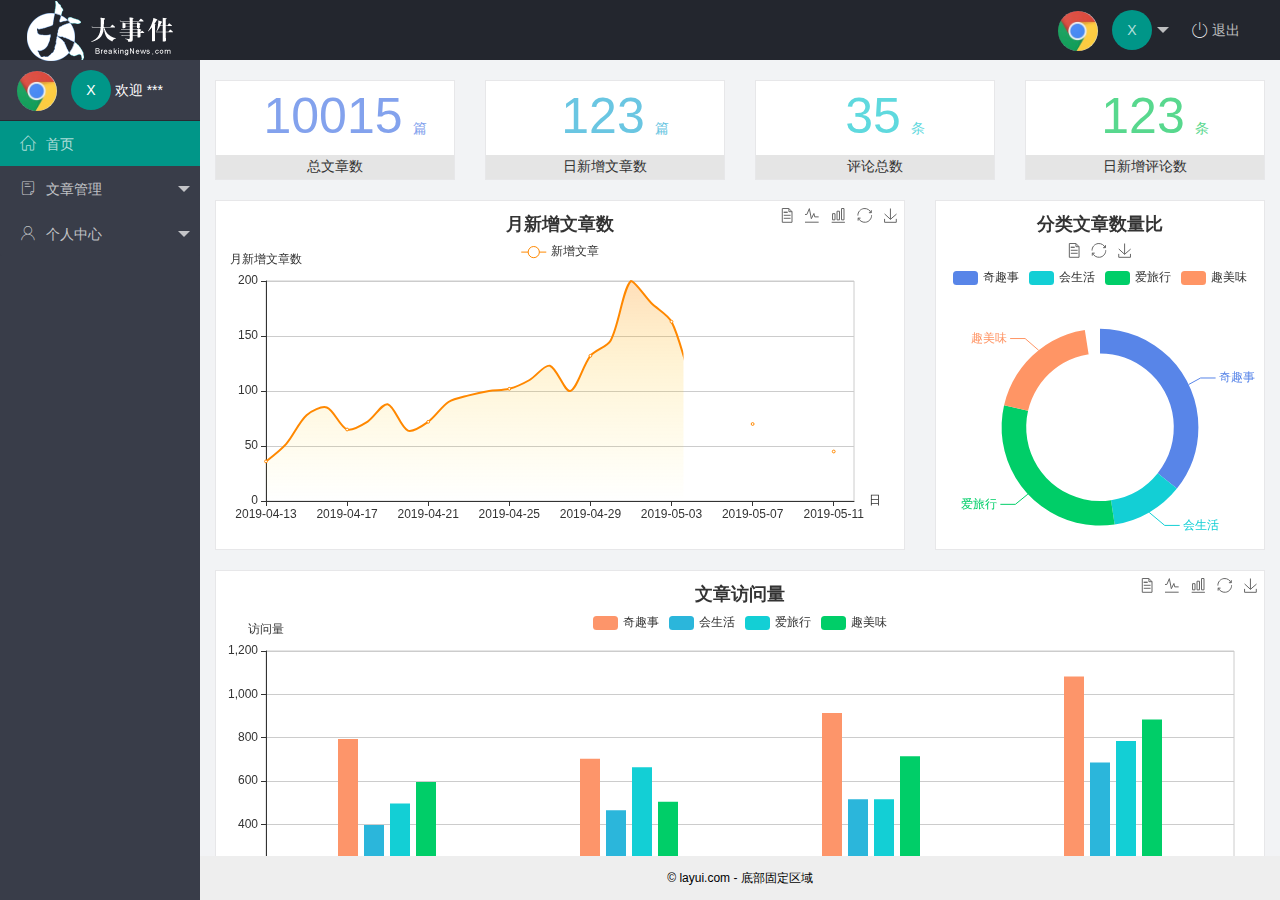
<file: index.html>
<!DOCTYPE html>
<html lang="en">

<head>
    <meta charset="UTF-8">
    <meta name="viewport" content="width=device-width, initial-scale=1.0">
    <title>Document</title>
    <link rel="stylesheet" href="/assets/lib/layui/css/layui.css">
    <link rel="stylesheet" href="/assets/fonts/iconfont.css">
    <link rel="stylesheet" href="/assets/css/index.css">

</head>

<body class="layui-layout-body">
    <div class="layui-layout layui-layout-admin">
        <div class="layui-header">
            <div class="layui-logo">
                <img src="/assets/images/logo.png" alt="" />
            </div>
            <!-- 头部区域（可配合layui已有的水平导航） -->
            <ul class="layui-nav layui-layout-right">
                <li class="layui-nav-item userinfo">
                    <a href="javascript:;">
                        <img src="/assets/images/user.jpg" class="layui-nav-img" />
                        <span class="text-avatar">X</span>
                    </a>
                    <dl class="layui-nav-child">
                        <dd><a href="/user/user_info.html" target="fm">基本资料</a></dd>
                        <dd><a href="/user/user_avatar.html" target="fm">更换头像</a></dd>
                        <dd><a href="/user/user_pwd.html" target="fm">重置密码</a></dd>
                    </dl>
                </li>
                <li class="layui-nav-item">
                    <span class="iconfont icon-tuichu close"></span>
                    <a href="javascript:;" id='closeBtn'>退出</a>
                </li>
            </ul>
        </div>

        <div class="layui-side layui-bg-black">
            <div class="layui-side-scroll">
                <!-- 左侧导航区域（可配合layui已有的垂直导航） -->
                <!-- 欢迎头像栏目 -->
                <div class="userinfo">
                    <img src="/assets/images/user.jpg" class="layui-nav-img" />
                    <span class="text-avatar">X</span>
                    <span id="welcome">欢迎 ***</span>
                </div>
                <ul class="layui-nav layui-nav-tree " lay-shrink="all">
                    <li class="layui-nav-item">
                        <a href="/home/dashboard.html" target="fm" class="layui-this"><span
                                class="iconfont icon-home"></span>首页</a>
                    </li>
                    <li class="layui-nav-item">
                        <a class="" href="javascript:;"><span class="iconfont icon-16"></span>文章管理</a>
                        <dl class="layui-nav-child">
                            <dd>
                                <a href="/art/art_list.html" target="fm">文章类别</a>
                            </dd>
                            <dd>
                                <a href="javascript:;">文章列表</a>
                            </dd>
                            <dd>
                                <a href="javascript:;">发布文章</a>
                            </dd>
                        </dl>
                    </li>
                    <li class="layui-nav-item">

                        <a href="javascript:;"><span class="iconfont icon-user"></span>个人中心</a>
                        <dl class="layui-nav-child">
                            <dd>
                                <a href="/user/user_info.html" target="fm"><span
                                        class="iconfont icon-16"></span>首页</a>
                            </dd>
                            <dd>
                                <a href="/user/user_avatar.html" target="fm">更换头像</a>
                            </dd>
                            <dd>
                                <a href="/user/user_pwd.html" target="fm">重置密码</a>
                            </dd>
                        </dl>
                    </li>
                </ul>
            </div>
        </div>
        <div class="layui-body">
            <!-- 内容主体区域 -->
            <iframe name="fm" src="/home/dashboard.html" frameborder="0"></iframe>
        </div>

        <div class="layui-footer">
            <!-- 底部固定区域 -->
            © layui.com - 底部固定区域
        </div>
    </div>
    <script src="/assets/lib/layui/layui.all.js"></script>
    <script src="/assets/lib/jquery.js"></script>
    <script src="/assets/js/base.js"></script>
    <script src="/assets/js/index.js"></script>
</body>

</html>
</file>
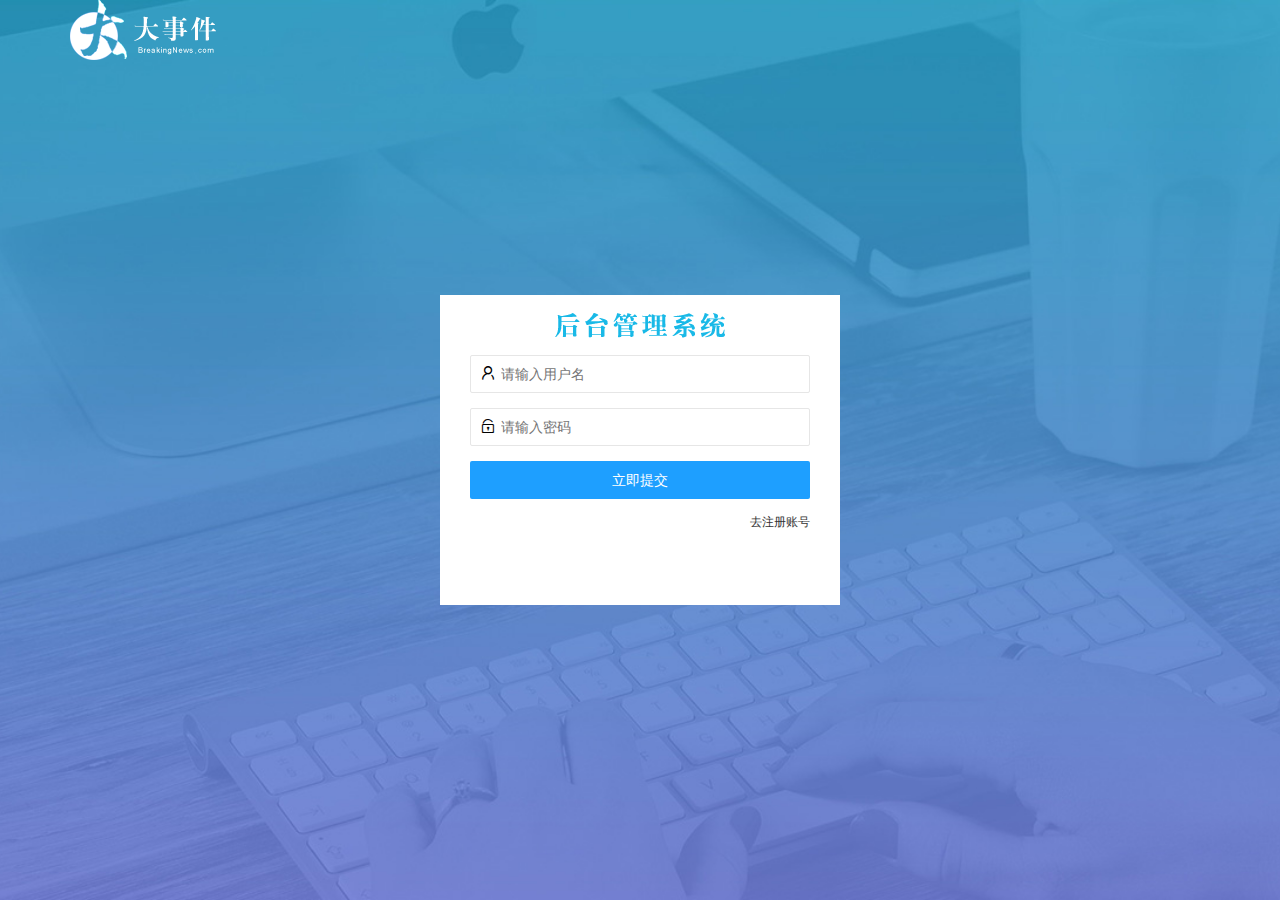
<file: login.html>
<!DOCTYPE html>
<html lang="en">

<head>
    <meta charset="UTF-8">
    <meta name="viewport" content="width=device-width, initial-scale=1.0">
    <title>大事件-登录/注册</title>
    <link rel="stylesheet" href="./assets/lib/layui/css/layui.css">
    <link rel="stylesheet" href="./assets/css/login.css">
</head>

<body>
    <!-- 登录页面logo -->
    <div class="logo layui-main">
        <img src="./assets/images/logo.png" alt="" />
    </div>
    <!-- 登录和注册模块 -->
    <div class="loginAndReg">
        <div class="titleBox"></div>
        <!-- 登录模块 -->
        <div class="loginBox">
            <form class="layui-form" id="logins">
                <!-- 用户名 -->
                <div class="layui-form-item ">
                    <i class="layui-icon layui-icon-username"></i>
                    <input type="text" name="username" required lay-verify="required" placeholder="请输入用户名"
                        autocomplete="off" class="layui-input">
                </div>
                <!-- 密码 -->
                <div class="layui-form-item ">
                    <i class="layui-icon layui-icon-password"></i>
                    <input type="password" name="password" required lay-verify="required|pwd" placeholder="请输入密码"
                        autocomplete="off" class="layui-input">
                </div>
                <!-- 登录按钮 需要submit属性的按钮-->
                <div>
                    <button class="layui-btn layui-btn-normal layui-btn-fluid" lay-submit lay-filter="formDemo">立即提交</button>
                </div>
                <div class="layui-form-item links">
                    <a href="javascript:;" id="link_login">去注册账号</a>
                </div>
            </form>
        </div>
        <!-- 注册模块 -->
        <div class="regBox">
            <form class="layui-form" id="regs">
                <!-- 用户名 -->
                <div class="layui-form-item ">
                    <i class="layui-icon layui-icon-username"></i>
                    <input type="text" name="username" required lay-verify="required" placeholder="请输入用户名"
                        autocomplete="off" class="layui-input">
                </div>
                <!-- 密码 -->
                <div class="layui-form-item ">
                    <i class="layui-icon layui-icon-password"></i>
                    <input type="password" name="password" required lay-verify="required|pwd|repwd" placeholder="请输入密码"
                        autocomplete="off" class="layui-input">
                </div>
                <!-- 确认密码 -->
                <div class="layui-form-item ">
                    <i class="layui-icon layui-icon-password"></i>
                    <input type="password" name="repassword" required lay-verify="required|pwd|repwd" placeholder="请确认密码"
                        autocomplete="off" class="layui-input">
                </div>
                <!-- 注册按钮 需要submit属性的按钮-->
                <div>
                    <button class="layui-btn layui-btn-normal layui-btn-fluid" lay-submit lay-filter="formDemo">立即提交</button>
                </div>
                <div class="layui-form-item links">
                    <a href="javascript:;" id="link_reg">去登录账号</a>
                </div>
            </form>
        </div>
    </div>
    <script src="./assets/lib/layui/layui.all.js"></script>
    <script src="./assets/lib/jquery.js"></script>
    <script src="./assets/js/base.js"></script>
    <script src="./assets/js/login.js"></script>
</body>

</html>
</file>
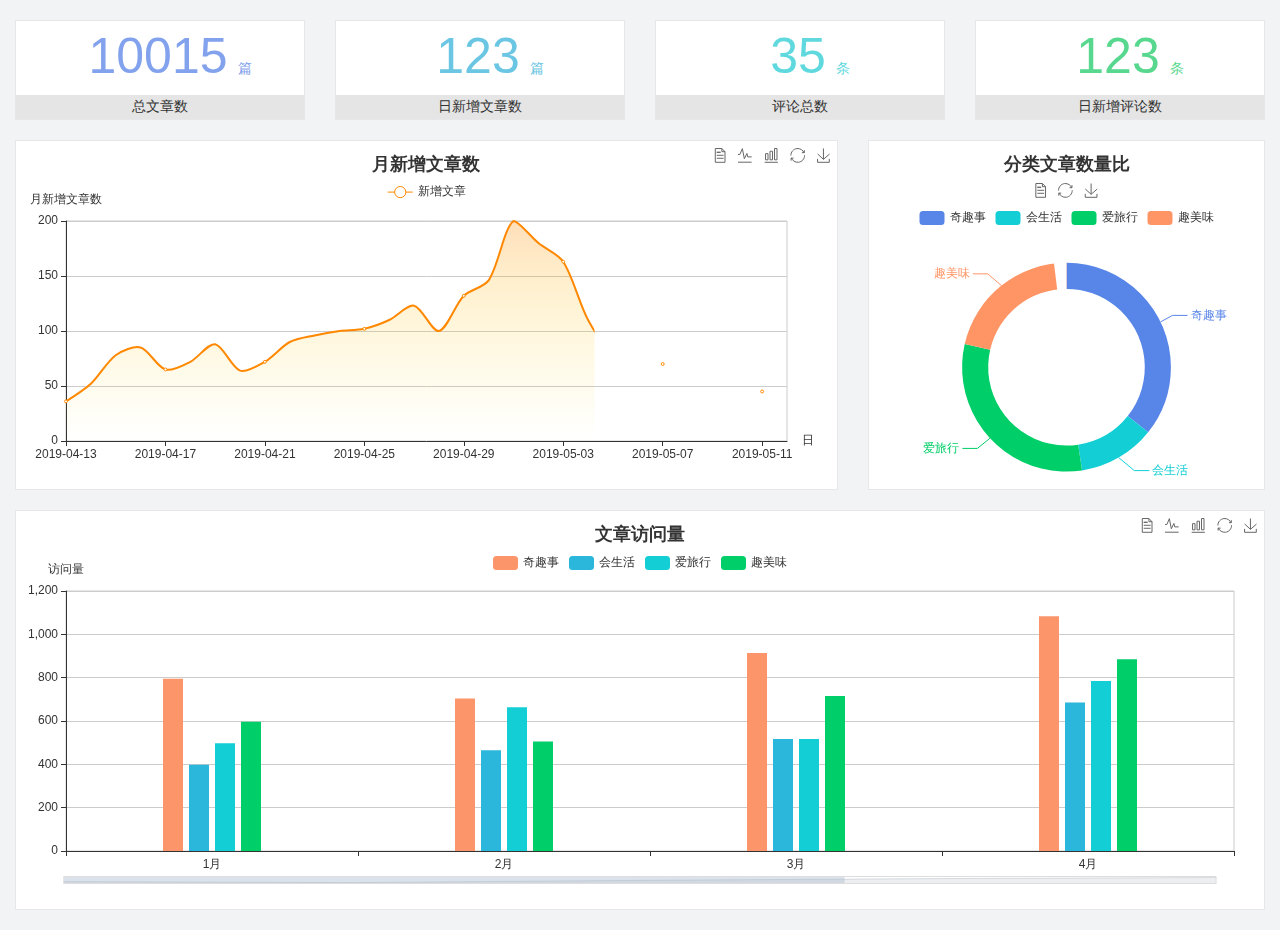
<file: home/dashboard.html>
<!DOCTYPE html>
<html lang="en">

<head>
  <meta charset="UTF-8">
  <meta name="viewport" content="width=device-width, initial-scale=1.0">
  <meta http-equiv="X-UA-Compatible" content="ie=edge">
  <title>图表统计</title>
  <link rel="stylesheet" href="../../assets/lib/bootstrap.css" />
  <link rel="stylesheet" href="../../assets/lib/main.css" />
  <script src="../../assets/lib/jquery.js"></script>
  <script type="text/javascript" src="../../assets/lib/echarts.min.js"></script>
</head>

<body>
  <div class="container-fluid">
    <div class="row spannel_list">
      <div class="col-sm-3 col-xs-6">
        <div class="spannel">
          <em>10015</em><span>篇</span>
          <b>总文章数</b>
        </div>
      </div>
      <div class="col-sm-3 col-xs-6">
        <div class="spannel scolor01">
          <em>123</em><span>篇</span>
          <b>日新增文章数</b>
        </div>
      </div>
      <div class="col-sm-3 col-xs-6">
        <div class="spannel scolor02">
          <em>35</em><span>条</span>
          <b>评论总数</b>
        </div>
      </div>
      <div class="col-sm-3 col-xs-6">
        <div class="spannel scolor03">
          <em>123</em><span>条</span>
          <b>日新增评论数</b>
        </div>
      </div>
    </div>
  </div>

  <div class="container-fluid">
    <div class="row curve-pie">
      <div class="col-lg-8 col-md-8">
        <div class="gragh_pannel" id="curve_show"></div>
      </div>
      <div class="col-lg-4 col-md-4">
        <div class="gragh_pannel" id="pie_show"></div>
      </div>
    </div>
  </div>

  <div class="container-fluid">
    <div class="column_pannel" id="column_show"></div>
  </div>

  <script>
    var oChart = echarts.init(document.getElementById('curve_show'));
    var aList_all = [
      { 'count': 36, 'date': '2019-04-13' },
      { 'count': 52, 'date': '2019-04-14' },
      { 'count': 78, 'date': '2019-04-15' },
      { 'count': 85, 'date': '2019-04-16' },
      { 'count': 65, 'date': '2019-04-17' },
      { 'count': 72, 'date': '2019-04-18' },
      { 'count': 88, 'date': '2019-04-19' },
      { 'count': 64, 'date': '2019-04-20' },
      { 'count': 72, 'date': '2019-04-21' },
      { 'count': 90, 'date': '2019-04-22' },
      { 'count': 96, 'date': '2019-04-23' },
      { 'count': 100, 'date': '2019-04-24' },
      { 'count': 102, 'date': '2019-04-25' },
      { 'count': 110, 'date': '2019-04-26' },
      { 'count': 123, 'date': '2019-04-27' },
      { 'count': 100, 'date': '2019-04-28' },
      { 'count': 132, 'date': '2019-04-29' },
      { 'count': 146, 'date': '2019-04-30' },
      { 'count': 200, 'date': '2019-05-01' },
      { 'count': 180, 'date': '2019-05-02' },
      { 'count': 163, 'date': '2019-05-03' },
      { 'count': 110, 'date': '2019-05-04' },
      { 'count': 80, 'date': '2019-05-05' },
      { 'count': 82, 'date': '2019-05-06' },
      { 'count': 70, 'date': '2019-05-07' },
      { 'count': 65, 'date': '2019-05-08' },
      { 'count': 54, 'date': '2019-05-09' },
      { 'count': 40, 'date': '2019-05-10' },
      { 'count': 45, 'date': '2019-05-11' },
      { 'count': 38, 'date': '2019-05-12' },
    ];

    let aCount = [];
    let aDate = [];

    for (var i = 0; i < aList_all.length; i++) {
      aCount.push(aList_all[i].count);
      aDate.push(aList_all[i].date);
    }

    var chartopt = {
      title: {
        text: '月新增文章数',
        left: 'center',
        top: '10'
      },
      tooltip: {
        trigger: 'axis'
      },
      legend: {
        data: ['新增文章'],
        top: '40'
      },
      toolbox: {
        show: true,
        feature: {
          mark: { show: true },
          dataView: { show: true, readOnly: false },
          magicType: { show: true, type: ['line', 'bar'] },
          restore: { show: true },
          saveAsImage: { show: true }
        }
      },
      calculable: true,
      xAxis: [
        {
          name: '日',
          type: 'category',
          boundaryGap: false,
          data: aDate
        }
      ],
      yAxis: [
        {
          name: '月新增文章数',
          type: 'value'
        }
      ],
      series: [
        {
          name: '新增文章',
          type: 'line',
          smooth: true,
          itemStyle: { normal: { areaStyle: { type: 'default' }, color: '#f80' }, lineStyle: { color: '#f80' } },
          data: aCount
        }],
      areaStyle: {
        normal: {
          color: new echarts.graphic.LinearGradient(0, 0, 0, 1, [{
            offset: 0,
            color: 'rgba(255,136,0,0.39)'
          }, {
            offset: .34,
            color: 'rgba(255,180,0,0.25)'
          }, {
            offset: 1,
            color: 'rgba(255,222,0,0.00)'
          }])

        }
      },
      grid: {
        show: true,
        x: 50,
        x2: 50,
        y: 80,
        height: 220
      }
    };

    oChart.setOption(chartopt);


    var oPie = echarts.init(document.getElementById('pie_show'));
    var oPieopt =
    {
      title: {
        top: 10,
        text: '分类文章数量比',
        x: 'center'
      },
      tooltip: {
        trigger: 'item',
        formatter: "{a} <br/>{b} : {c} ({d}%)"
      },
      color: ['#5885e8', '#13cfd5', '#00ce68', '#ff9565'],
      legend: {
        x: 'center',
        top: 65,
        data: ['奇趣事', '会生活', '爱旅行', '趣美味']
      },
      toolbox: {
        show: true,
        x: 'center',
        top: 35,
        feature: {
          mark: { show: true },
          dataView: { show: true, readOnly: false },
          magicType: {
            show: true,
            type: ['pie', 'funnel'],
            option: {
              funnel: {
                x: '25%',
                width: '50%',
                funnelAlign: 'left',
                max: 1548
              }
            }
          },
          restore: { show: true },
          saveAsImage: { show: true }
        }
      },
      calculable: true,
      series: [
        {
          name: '访问来源',
          type: 'pie',
          radius: ['45%', '60%'],
          center: ['50%', '65%'],
          data: [
            { value: 300, name: '奇趣事' },
            { value: 100, name: '会生活' },
            { value: 260, name: '爱旅行' },
            { value: 180, name: '趣美味' }
          ]
        }
      ]
    };
    oPie.setOption(oPieopt);



    var oColumn = this.echarts.init(document.getElementById('column_show'));
    var oColumnopt =
    {
      title: {
        text: '文章访问量',
        left: 'center',
        top: '10'
      },
      tooltip: {
        trigger: 'axis'
      },
      legend: {
        data: ['奇趣事', '会生活', '爱旅行', '趣美味'],
        top: '40'
      },
      toolbox: {
        show: true,
        feature: {
          mark: { show: true },
          dataView: { show: true, readOnly: false },
          magicType: { show: true, type: ['line', 'bar'] },
          restore: { show: true },
          saveAsImage: { show: true }
        }
      },
      calculable: true,
      xAxis: [
        {
          type: 'category',
          data: ['1月', '2月', '3月', '4月', '5月']
        }
      ],
      yAxis: [
        {
          name: '访问量',
          type: 'value'
        }
      ],
      series: [
        {
          name: '奇趣事',
          type: 'bar',
          barWidth: 20,
          itemStyle: {
            normal: { areaStyle: { type: 'default' }, color: '#fd956a' }
          },
          data: [800, 708, 920, 1090, 1200]
        },
        {
          name: '会生活',
          type: 'bar',
          barWidth: 20,
          itemStyle: {
            normal: { areaStyle: { type: 'default' }, color: '#2bb6db' }
          },
          data: [400, 468, 520, 690, 800]
        },
        {
          name: '爱旅行',
          type: 'bar',
          barWidth: 20,
          itemStyle: {
            normal: { areaStyle: { type: 'default' }, color: '#13cfd5' }
          },
          data: [500, 668, 520, 790, 900]
        },
        {
          name: '趣美味',
          type: 'bar',
          barWidth: 20,
          itemStyle: {
            normal: { areaStyle: { type: 'default' }, color: '#00ce68' }
          },
          data: [600, 508, 720, 890, 1000]
        }
      ],
      grid: {
        show: true,
        x: 50,
        x2: 30,
        y: 80,
        height: 260
      },
      dataZoom: [//给x轴设置滚动条
        {
          start: 0,//默认为0
          end: 100 - 1000 / 31,//默认为100
          type: 'slider',
          show: true,
          xAxisIndex: [0],
          handleSize: 0,//滑动条的 左右2个滑动条的大小
          height: 8,//组件高度
          left: 45, //左边的距离
          right: 50,//右边的距离
          bottom: 26,//右边的距离
          handleColor: '#ddd',//h滑动图标的颜色
          handleStyle: {
            borderColor: "#cacaca",
            borderWidth: "1",
            shadowBlur: 2,
            background: "#ddd",
            shadowColor: "#ddd",
          }
        }]
    };
    oColumn.setOption(oColumnopt);
  </script>
</body>

</html>
</file>
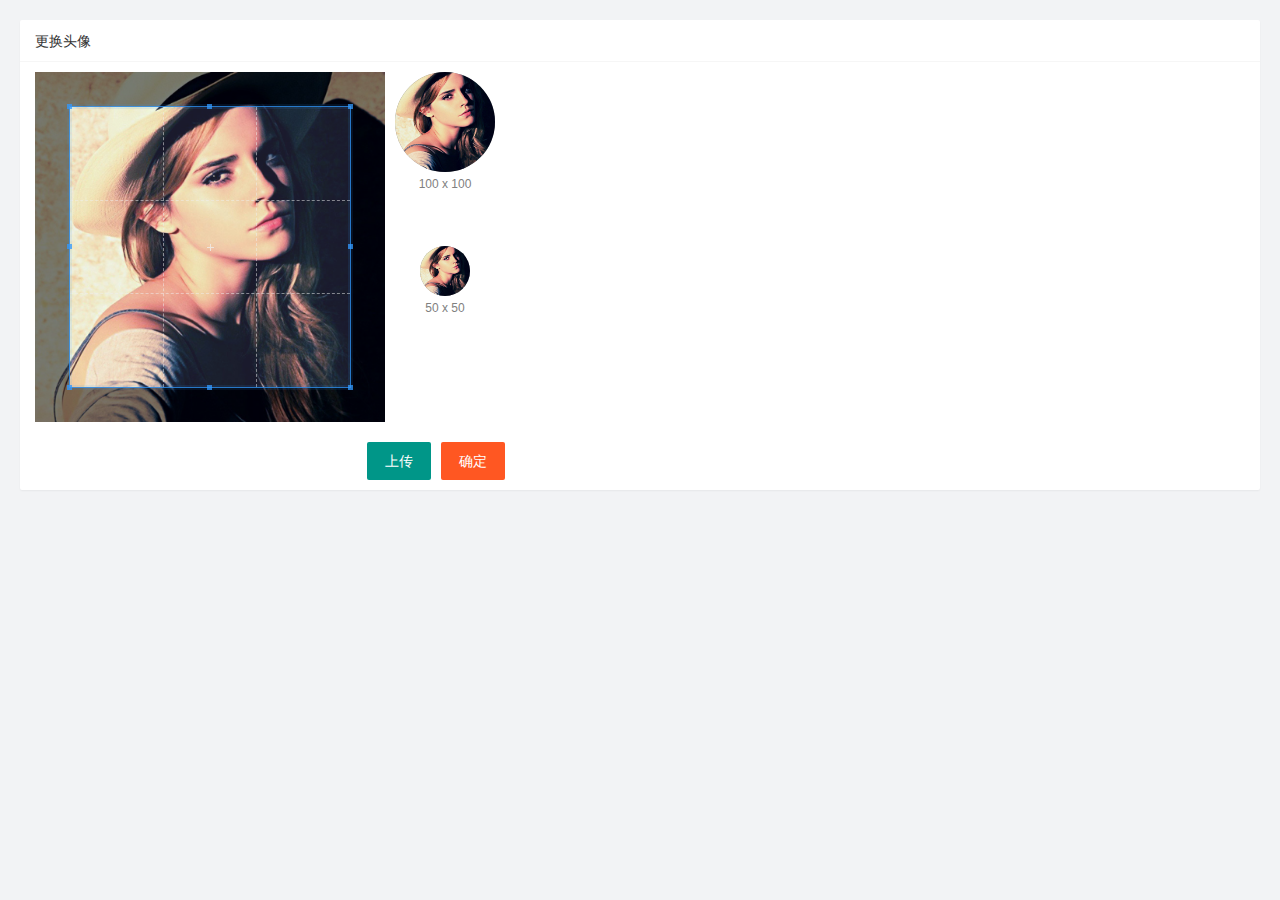
<file: user/user_avatar.html>
<!DOCTYPE html>
<html lang="en">

<head>
    <meta charset="UTF-8">
    <meta name="viewport" content="width=device-width, initial-scale=1.0">
    <title>Document</title>
</head>

<body>
    <!DOCTYPE html>
    <html lang="en">

    <head>
        <meta charset="UTF-8" />
        <meta name="viewport" content="width=device-width, initial-scale=1.0" />
        <title>Document</title>
        <!-- 导入 layui 的样式 -->
        <link rel="stylesheet" href="/assets/lib/layui/css/layui.css" />
        <!-- 导入图像样式表 -->
        <link rel="stylesheet" href="/assets/lib/cropper/cropper.css">
        <!-- 导入自己的样式 -->
        <link rel="stylesheet" href="/assets/css/user/user_avatar.css" />
    </head>

    <body>
        <div class="layui-card">
            <div class="layui-card-header">更换头像</div>
            <div class="layui-card-body">
                <!-- 第一行的图片裁剪和预览区域 -->
                <div class="row1">
                    <!-- 图片裁剪区域 -->
                    <div class="cropper-box">
                        <!-- 这个 img 标签很重要，将来会把它初始化为裁剪区域 -->
                        <img id="image" src="/assets/images/sample.jpg" />
                    </div>
                    <!-- 图片的预览区域 -->
                    <div class="preview-box">
                        <div>
                            <!-- 宽高为 100px 的预览区域 -->
                            <div class="img-preview w100"></div>
                            <p class="size">100 x 100</p>
                        </div>
                        <div>
                            <!-- 宽高为 50px 的预览区域 -->
                            <div class="img-preview w50"></div>
                            <p class="size">50 x 50</p>
                        </div>
                    </div>
                </div>
                 <!-- 第二行的按钮区域 -->
                <div class="row2">
                    <input type="file"  id="file" accept="image/png,image/jpeg">
                    <button type="button" class="layui-btn btns">上传</button>
                    <button type="button" class="layui-btn layui-btn-danger" id="uploadBtn">确定</button>
                </div>
            </div>
        </div>

        <script src="/assets/lib/layui/layui.all.js"></script>
        <script src="/assets/lib/jquery.js"></script>
        <script src="/assets/lib/cropper/Cropper.js"></script>
        <script src="/assets/lib/cropper/jquery-cropper.js"></script>
        <script src="/assets/js/base.js"></script>
        <script src="/assets/js/user/user_avatar.js"></script>
    </body>

    </html>
</body>

</html>
</file>
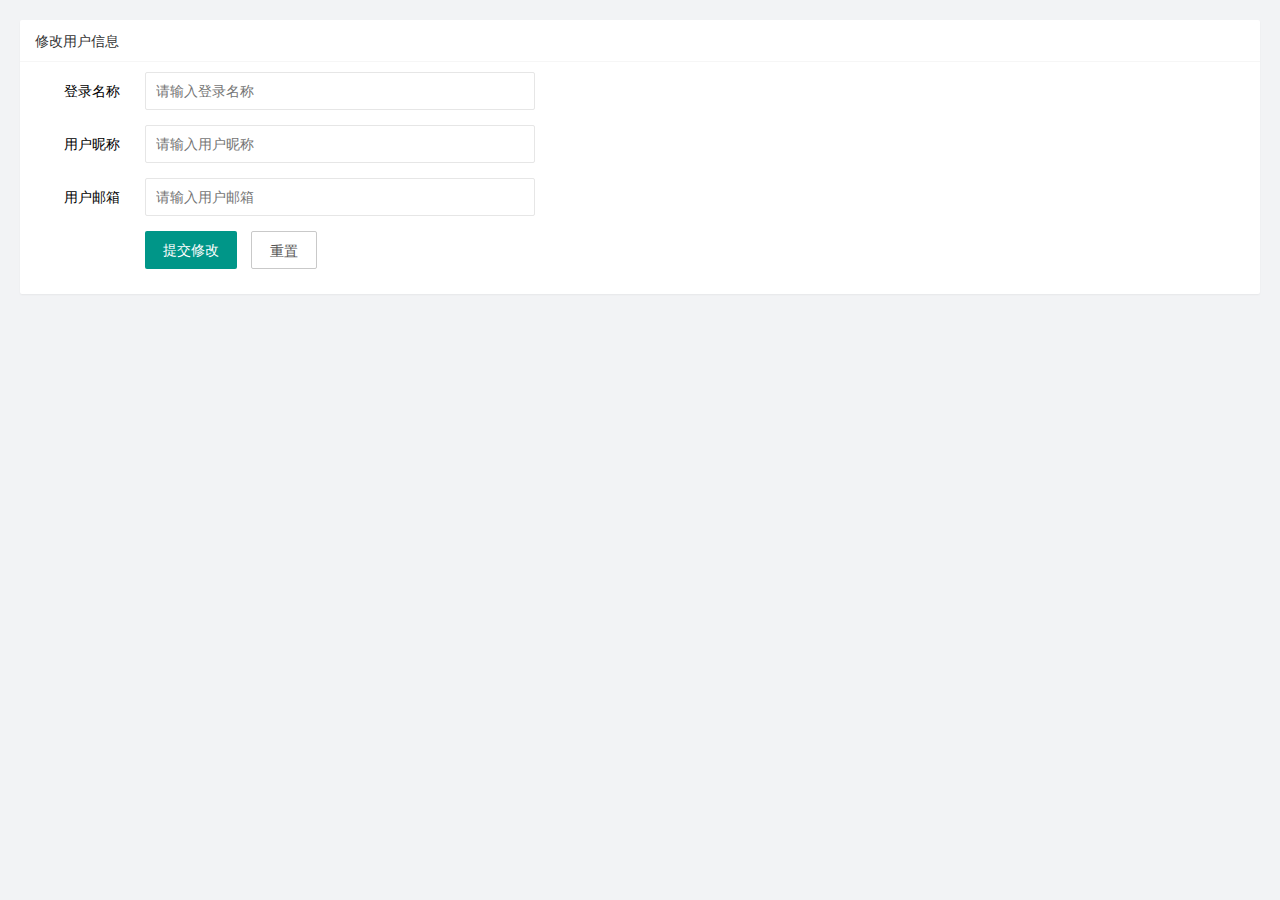
<file: user/user_info.html>
<!DOCTYPE html>
<html lang="en">

<head>
    <meta charset="UTF-8">
    <meta name="viewport" content="width=device-width, initial-scale=1.0">
    <title>Document</title>
</head>

<body>
    <!DOCTYPE html>
    <html lang="en">

    <head>
        <meta charset="UTF-8" />
        <meta name="viewport" content="width=device-width, initial-scale=1.0" />
        <title>Document</title>
        <!-- 导入 layui 的样式 -->
        <link rel="stylesheet" href="/assets/lib/layui/css/layui.css" />
        <!-- 导入自己的样式 -->
        <link rel="stylesheet" href="/assets/css/user/user_info.css" />
    </head>

    <body>
        <!-- 卡片区域 -->
        <div class="layui-card">
            <div class="layui-card-header">修改用户信息</div>
            <div class="layui-card-body">
                <!-- form 表单区域 -->
                <form class="layui-form"  lay-filter="formUserInfo">
                    <!-- 隐藏域 -->
                    <input type="hidden" name="id" value="">
                    <div class="layui-form-item">
                        <label class="layui-form-label">登录名称</label>
                        <div class="layui-input-block">
                            <input type="text" name="username" required lay-verify="" placeholder="请输入登录名称"
                                autocomplete="off" class="layui-input" readonly />
                        </div>
                    </div>
                    <div class="layui-form-item">
                        <label class="layui-form-label">用户昵称</label>
                        <div class="layui-input-block">
                            <input type="text" name="nickname" required lay-verify="required|nickname"
                                placeholder="请输入用户昵称" autocomplete="off" class="layui-input" />
                        </div>
                    </div>
                    <div class="layui-form-item">
                        <label class="layui-form-label">用户邮箱</label>
                        <div class="layui-input-block">
                            <input type="text" name="email" required lay-verify="required|email" placeholder="请输入用户邮箱"
                                autocomplete="off" class="layui-input" />
                        </div>
                    </div>
                    <div class="layui-form-item">
                        <div class="layui-input-block">
                            <button class="layui-btn" lay-submit lay-filter="formDemo">提交修改</button>
                            <button type="reset" class="layui-btn layui-btn-primary" id="resetBtn">重置</button>
                        </div>
                    </div>
                </form>
            </div>
        </div>
        <script src="/assets/lib/layui/layui.all.js"></script>
        <script src="/assets/lib/jquery.js"></script>
        <script src="/assets/js/base.js"></script>
        <script src="/assets/js/user/user_info.js"></script>
    </body>

    </html>
</body>

</html>
</file>
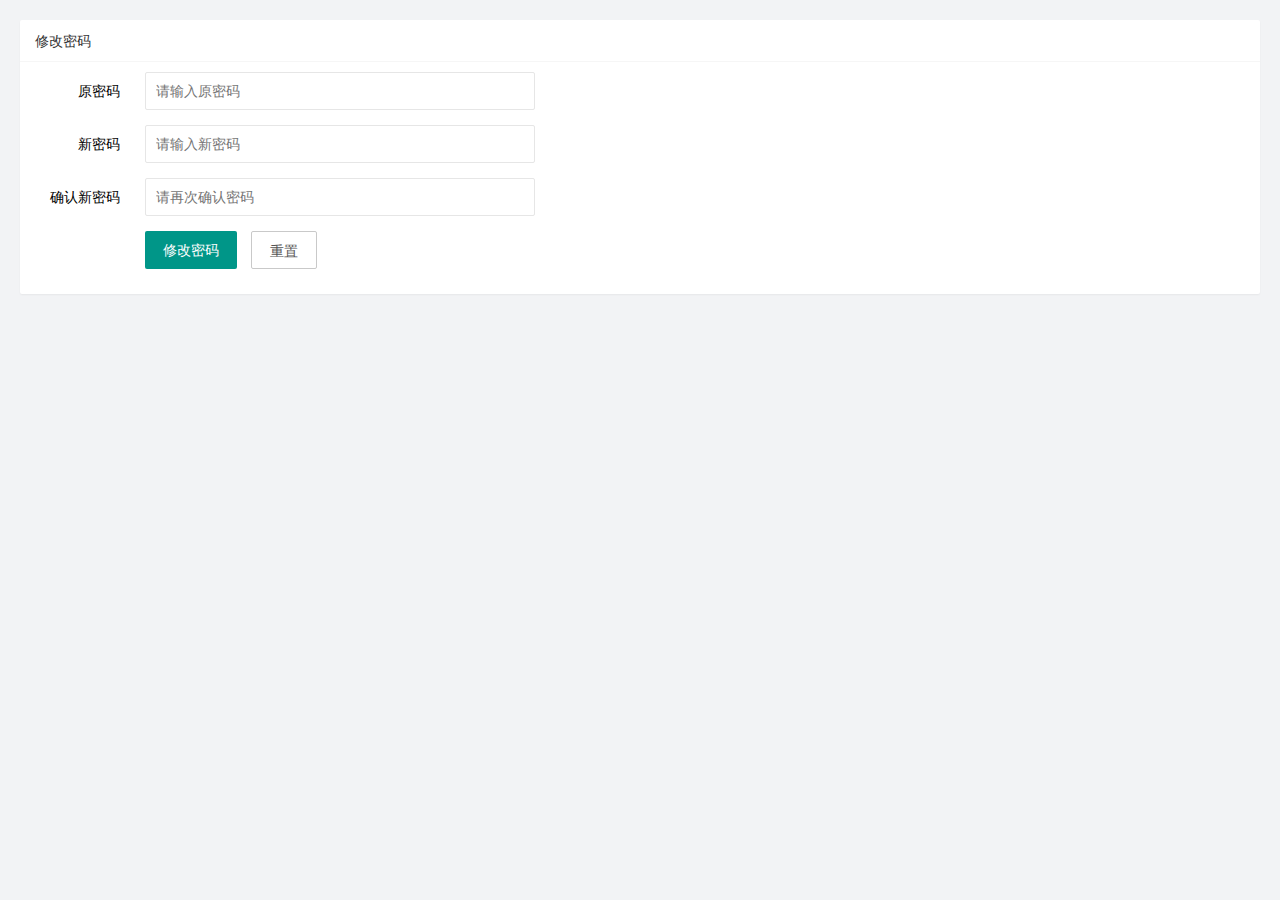
<file: user/user_pwd.html>
<!DOCTYPE html>
<html lang="en">

<head>
    <meta charset="UTF-8" />
    <meta name="viewport" content="width=device-width, initial-scale=1.0" />
    <title>Document</title>
    <link rel="stylesheet" href="/assets/lib/layui/css/layui.css" />
    <link rel="stylesheet" href="/assets/css/user/user_pwd.css" />
</head>

<body>
    <!-- 卡片区域 -->
    <div class="layui-card">
        <div class="layui-card-header">修改密码</div>
        <div class="layui-card-body">
            <form class="layui-form">
                <div class="layui-form-item">
                    <label class="layui-form-label">原密码</label>
                    <div class="layui-input-block">
                        <input type="password" name="oldPwd" required lay-verify="required|pwd|oldPwd" placeholder="请输入原密码"
                            autocomplete="off" class="layui-input" />
                    </div>
                </div>
                <div class="layui-form-item">
                    <label class="layui-form-label">新密码</label>
                    <div class="layui-input-block">
                        <input type="password" name="newPwd" required lay-verify="required|pwd|newPwd" placeholder="请输入新密码"
                            autocomplete="off" class="layui-input" />
                    </div>
                </div>
                <div class="layui-form-item">
                    <label class="layui-form-label">确认新密码</label>
                    <div class="layui-input-block">
                        <input type="password" name="rePwd" required lay-verify="required|pwd|newPwd|rePwd" placeholder="请再次确认密码"
                            autocomplete="off" class="layui-input" />
                    </div>
                </div>
                <div class="layui-form-item">
                    <div class="layui-input-block">
                        <button class="layui-btn" lay-submit lay-filter="formDemo">修改密码</button>
                        <button type="reset" class="layui-btn layui-btn-primary">重置</button>
                    </div>
                </div>
            </form>
        </div>
    </div>
    <script src="/assets/lib/layui/layui.all.js"></script>
    <script src="/assets/lib/jquery.js"></script>
    <script src="/assets/js/base.js"></script>
    <script src="/assets/js/user/user_pwd.js"></script>
</body>

</html>
</file>
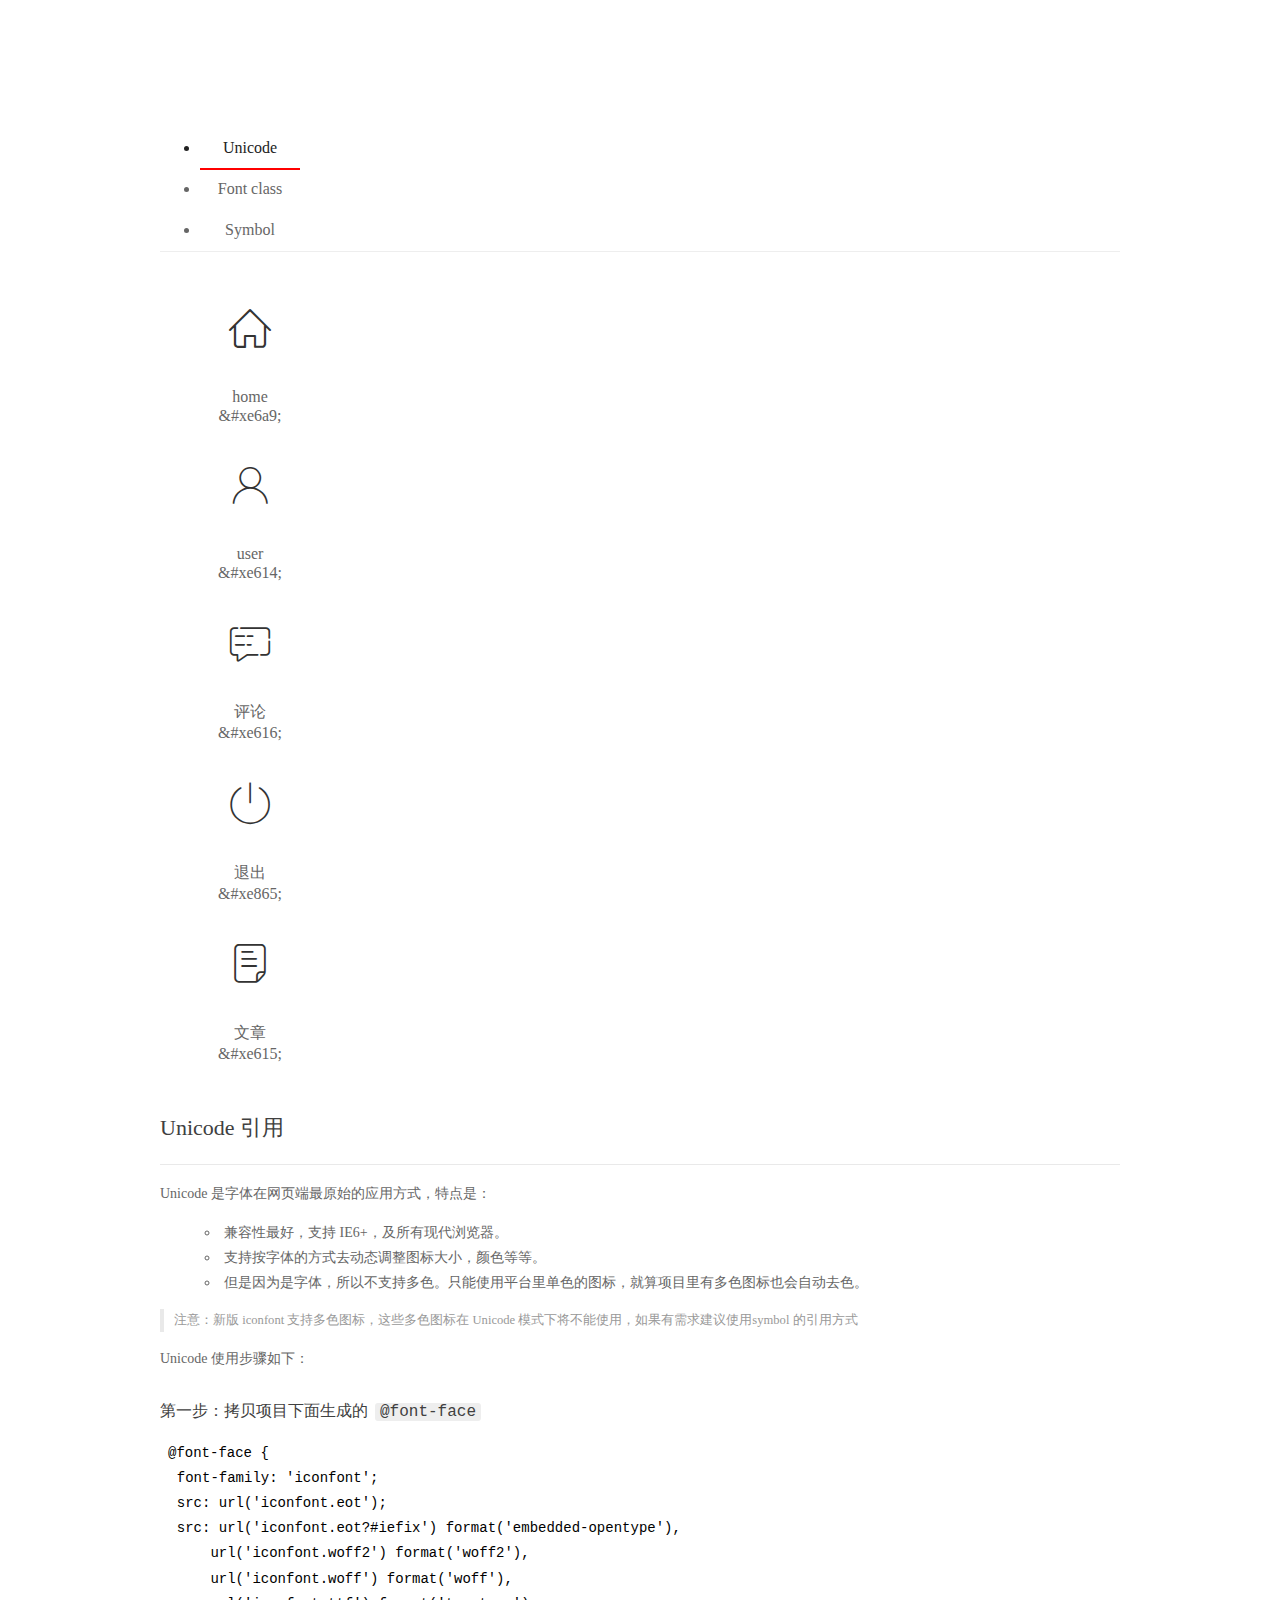
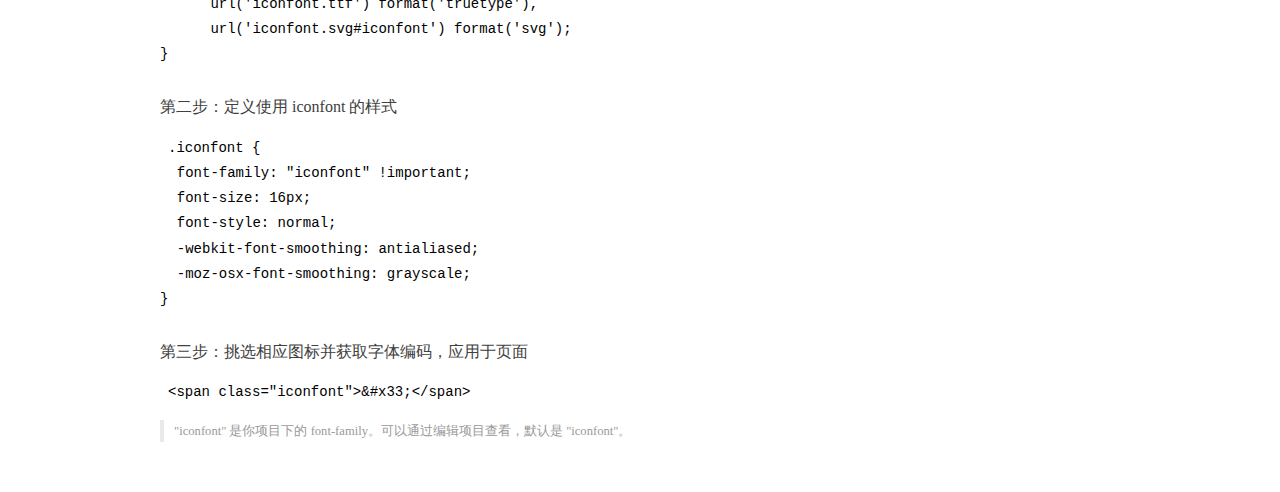
<file: assets/fonts/demo_index.html>
<!DOCTYPE html>
<html>
<head>
  <meta charset="utf-8"/>
  <title>IconFont Demo</title>
  <link rel="shortcut icon" href="https://gtms04.alicdn.com/tps/i4/TB1_oz6GVXXXXaFXpXXJDFnIXXX-64-64.ico" type="image/x-icon"/>
  <link rel="stylesheet" href="https://g.alicdn.com/thx/cube/1.3.2/cube.min.css">
  <link rel="stylesheet" href="demo.css">
  <link rel="stylesheet" href="iconfont.css">
  <script src="iconfont.js"></script>
  <!-- jQuery -->
  <script src="https://a1.alicdn.com/oss/uploads/2018/12/26/7bfddb60-08e8-11e9-9b04-53e73bb6408b.js"></script>
  <!-- 代码高亮 -->
  <script src="https://a1.alicdn.com/oss/uploads/2018/12/26/a3f714d0-08e6-11e9-8a15-ebf944d7534c.js"></script>
</head>
<body>
  <div class="main">
    <h1 class="logo"><a href="https://www.iconfont.cn/" title="iconfont 首页" target="_blank">&#xe86b;</a></h1>
    <div class="nav-tabs">
      <ul id="tabs" class="dib-box">
        <li class="dib active"><span>Unicode</span></li>
        <li class="dib"><span>Font class</span></li>
        <li class="dib"><span>Symbol</span></li>
      </ul>
      
    </div>
    <div class="tab-container">
      <div class="content unicode" style="display: block;">
          <ul class="icon_lists dib-box">
          
            <li class="dib">
              <span class="icon iconfont">&#xe6a9;</span>
                <div class="name">home</div>
                <div class="code-name">&amp;#xe6a9;</div>
              </li>
          
            <li class="dib">
              <span class="icon iconfont">&#xe614;</span>
                <div class="name">user</div>
                <div class="code-name">&amp;#xe614;</div>
              </li>
          
            <li class="dib">
              <span class="icon iconfont">&#xe616;</span>
                <div class="name">评论</div>
                <div class="code-name">&amp;#xe616;</div>
              </li>
          
            <li class="dib">
              <span class="icon iconfont">&#xe865;</span>
                <div class="name">退出</div>
                <div class="code-name">&amp;#xe865;</div>
              </li>
          
            <li class="dib">
              <span class="icon iconfont">&#xe615;</span>
                <div class="name">文章</div>
                <div class="code-name">&amp;#xe615;</div>
              </li>
          
          </ul>
          <div class="article markdown">
          <h2 id="unicode-">Unicode 引用</h2>
          <hr>

          <p>Unicode 是字体在网页端最原始的应用方式，特点是：</p>
          <ul>
            <li>兼容性最好，支持 IE6+，及所有现代浏览器。</li>
            <li>支持按字体的方式去动态调整图标大小，颜色等等。</li>
            <li>但是因为是字体，所以不支持多色。只能使用平台里单色的图标，就算项目里有多色图标也会自动去色。</li>
          </ul>
          <blockquote>
            <p>注意：新版 iconfont 支持多色图标，这些多色图标在 Unicode 模式下将不能使用，如果有需求建议使用symbol 的引用方式</p>
          </blockquote>
          <p>Unicode 使用步骤如下：</p>
          <h3 id="-font-face">第一步：拷贝项目下面生成的 <code>@font-face</code></h3>
<pre><code class="language-css"
>@font-face {
  font-family: 'iconfont';
  src: url('iconfont.eot');
  src: url('iconfont.eot?#iefix') format('embedded-opentype'),
      url('iconfont.woff2') format('woff2'),
      url('iconfont.woff') format('woff'),
      url('iconfont.ttf') format('truetype'),
      url('iconfont.svg#iconfont') format('svg');
}
</code></pre>
          <h3 id="-iconfont-">第二步：定义使用 iconfont 的样式</h3>
<pre><code class="language-css"
>.iconfont {
  font-family: "iconfont" !important;
  font-size: 16px;
  font-style: normal;
  -webkit-font-smoothing: antialiased;
  -moz-osx-font-smoothing: grayscale;
}
</code></pre>
          <h3 id="-">第三步：挑选相应图标并获取字体编码，应用于页面</h3>
<pre>
<code class="language-html"
>&lt;span class="iconfont"&gt;&amp;#x33;&lt;/span&gt;
</code></pre>
          <blockquote>
            <p>"iconfont" 是你项目下的 font-family。可以通过编辑项目查看，默认是 "iconfont"。</p>
          </blockquote>
          </div>
      </div>
      <div class="content font-class">
        <ul class="icon_lists dib-box">
          
          <li class="dib">
            <span class="icon iconfont icon-home"></span>
            <div class="name">
              home
            </div>
            <div class="code-name">.icon-home
            </div>
          </li>
          
          <li class="dib">
            <span class="icon iconfont icon-user"></span>
            <div class="name">
              user
            </div>
            <div class="code-name">.icon-user
            </div>
          </li>
          
          <li class="dib">
            <span class="icon iconfont icon-pinglun"></span>
            <div class="name">
              评论
            </div>
            <div class="code-name">.icon-pinglun
            </div>
          </li>
          
          <li class="dib">
            <span class="icon iconfont icon-tuichu"></span>
            <div class="name">
              退出
            </div>
            <div class="code-name">.icon-tuichu
            </div>
          </li>
          
          <li class="dib">
            <span class="icon iconfont icon-16"></span>
            <div class="name">
              文章
            </div>
            <div class="code-name">.icon-16
            </div>
          </li>
          
        </ul>
        <div class="article markdown">
        <h2 id="font-class-">font-class 引用</h2>
        <hr>

        <p>font-class 是 Unicode 使用方式的一种变种，主要是解决 Unicode 书写不直观，语意不明确的问题。</p>
        <p>与 Unicode 使用方式相比，具有如下特点：</p>
        <ul>
          <li>兼容性良好，支持 IE8+，及所有现代浏览器。</li>
          <li>相比于 Unicode 语意明确，书写更直观。可以很容易分辨这个 icon 是什么。</li>
          <li>因为使用 class 来定义图标，所以当要替换图标时，只需要修改 class 里面的 Unicode 引用。</li>
          <li>不过因为本质上还是使用的字体，所以多色图标还是不支持的。</li>
        </ul>
        <p>使用步骤如下：</p>
        <h3 id="-fontclass-">第一步：引入项目下面生成的 fontclass 代码：</h3>
<pre><code class="language-html">&lt;link rel="stylesheet" href="./iconfont.css"&gt;
</code></pre>
        <h3 id="-">第二步：挑选相应图标并获取类名，应用于页面：</h3>
<pre><code class="language-html">&lt;span class="iconfont icon-xxx"&gt;&lt;/span&gt;
</code></pre>
        <blockquote>
          <p>"
            iconfont" 是你项目下的 font-family。可以通过编辑项目查看，默认是 "iconfont"。</p>
        </blockquote>
      </div>
      </div>
      <div class="content symbol">
          <ul class="icon_lists dib-box">
          
            <li class="dib">
                <svg class="icon svg-icon" aria-hidden="true">
                  <use xlink:href="#icon-home"></use>
                </svg>
                <div class="name">home</div>
                <div class="code-name">#icon-home</div>
            </li>
          
            <li class="dib">
                <svg class="icon svg-icon" aria-hidden="true">
                  <use xlink:href="#icon-user"></use>
                </svg>
                <div class="name">user</div>
                <div class="code-name">#icon-user</div>
            </li>
          
            <li class="dib">
                <svg class="icon svg-icon" aria-hidden="true">
                  <use xlink:href="#icon-pinglun"></use>
                </svg>
                <div class="name">评论</div>
                <div class="code-name">#icon-pinglun</div>
            </li>
          
            <li class="dib">
                <svg class="icon svg-icon" aria-hidden="true">
                  <use xlink:href="#icon-tuichu"></use>
                </svg>
                <div class="name">退出</div>
                <div class="code-name">#icon-tuichu</div>
            </li>
          
            <li class="dib">
                <svg class="icon svg-icon" aria-hidden="true">
                  <use xlink:href="#icon-16"></use>
                </svg>
                <div class="name">文章</div>
                <div class="code-name">#icon-16</div>
            </li>
          
          </ul>
          <div class="article markdown">
          <h2 id="symbol-">Symbol 引用</h2>
          <hr>

          <p>这是一种全新的使用方式，应该说这才是未来的主流，也是平台目前推荐的用法。相关介绍可以参考这篇<a href="">文章</a>
            这种用法其实是做了一个 SVG 的集合，与另外两种相比具有如下特点：</p>
          <ul>
            <li>支持多色图标了，不再受单色限制。</li>
            <li>通过一些技巧，支持像字体那样，通过 <code>font-size</code>, <code>color</code> 来调整样式。</li>
            <li>兼容性较差，支持 IE9+，及现代浏览器。</li>
            <li>浏览器渲染 SVG 的性能一般，还不如 png。</li>
          </ul>
          <p>使用步骤如下：</p>
          <h3 id="-symbol-">第一步：引入项目下面生成的 symbol 代码：</h3>
<pre><code class="language-html">&lt;script src="./iconfont.js"&gt;&lt;/script&gt;
</code></pre>
          <h3 id="-css-">第二步：加入通用 CSS 代码（引入一次就行）：</h3>
<pre><code class="language-html">&lt;style&gt;
.icon {
  width: 1em;
  height: 1em;
  vertical-align: -0.15em;
  fill: currentColor;
  overflow: hidden;
}
&lt;/style&gt;
</code></pre>
          <h3 id="-">第三步：挑选相应图标并获取类名，应用于页面：</h3>
<pre><code class="language-html">&lt;svg class="icon" aria-hidden="true"&gt;
  &lt;use xlink:href="#icon-xxx"&gt;&lt;/use&gt;
&lt;/svg&gt;
</code></pre>
          </div>
      </div>

    </div>
  </div>
  <script>
  $(document).ready(function () {
      $('.tab-container .content:first').show()

      $('#tabs li').click(function (e) {
        var tabContent = $('.tab-container .content')
        var index = $(this).index()

        if ($(this).hasClass('active')) {
          return
        } else {
          $('#tabs li').removeClass('active')
          $(this).addClass('active')

          tabContent.hide().eq(index).fadeIn()
        }
      })
    })
  </script>
</body>
</html>
</file>
<file: assets/lib/layui/css/layui.css>
/** layui-v2.5.5 MIT License By https://www.layui.com */
 .layui-inline,img{display:inline-block;vertical-align:middle}h1,h2,h3,h4,h5,h6{font-weight:400}.layui-edge,.layui-header,.layui-inline,.layui-main{position:relative}.layui-body,.layui-edge,.layui-elip{overflow:hidden}.layui-btn,.layui-edge,.layui-inline,img{vertical-align:middle}.layui-btn,.layui-disabled,.layui-icon,.layui-unselect{-moz-user-select:none;-webkit-user-select:none;-ms-user-select:none}.layui-elip,.layui-form-checkbox span,.layui-form-pane .layui-form-label{text-overflow:ellipsis;white-space:nowrap}.layui-breadcrumb,.layui-tree-btnGroup{visibility:hidden}blockquote,body,button,dd,div,dl,dt,form,h1,h2,h3,h4,h5,h6,input,li,ol,p,pre,td,textarea,th,ul{margin:0;padding:0;-webkit-tap-highlight-color:rgba(0,0,0,0)}a:active,a:hover{outline:0}img{border:none}li{list-style:none}table{border-collapse:collapse;border-spacing:0}h4,h5,h6{font-size:100%}button,input,optgroup,option,select,textarea{font-family:inherit;font-size:inherit;font-style:inherit;font-weight:inherit;outline:0}pre{white-space:pre-wrap;white-space:-moz-pre-wrap;white-space:-pre-wrap;white-space:-o-pre-wrap;word-wrap:break-word}body{line-height:24px;font:14px Helvetica Neue,Helvetica,PingFang SC,Tahoma,Arial,sans-serif}hr{height:1px;margin:10px 0;border:0;clear:both}a{color:#333;text-decoration:none}a:hover{color:#777}a cite{font-style:normal;*cursor:pointer}.layui-border-box,.layui-border-box *{box-sizing:border-box}.layui-box,.layui-box *{box-sizing:content-box}.layui-clear{clear:both;*zoom:1}.layui-clear:after{content:'\20';clear:both;*zoom:1;display:block;height:0}.layui-inline{*display:inline;*zoom:1}.layui-edge{display:inline-block;width:0;height:0;border-width:6px;border-style:dashed;border-color:transparent}.layui-edge-top{top:-4px;border-bottom-color:#999;border-bottom-style:solid}.layui-edge-right{border-left-color:#999;border-left-style:solid}.layui-edge-bottom{top:2px;border-top-color:#999;border-top-style:solid}.layui-edge-left{border-right-color:#999;border-right-style:solid}.layui-disabled,.layui-disabled:hover{color:#d2d2d2!important;cursor:not-allowed!important}.layui-circle{border-radius:100%}.layui-show{display:block!important}.layui-hide{display:none!important}@font-face{font-family:layui-icon;src:url(../font/iconfont.eot?v=250);src:url(../font/iconfont.eot?v=250#iefix) format('embedded-opentype'),url(../font/iconfont.woff2?v=250) format('woff2'),url(../font/iconfont.woff?v=250) format('woff'),url(../font/iconfont.ttf?v=250) format('truetype'),url(../font/iconfont.svg?v=250#layui-icon) format('svg')}.layui-icon{font-family:layui-icon!important;font-size:16px;font-style:normal;-webkit-font-smoothing:antialiased;-moz-osx-font-smoothing:grayscale}.layui-icon-reply-fill:before{content:"\e611"}.layui-icon-set-fill:before{content:"\e614"}.layui-icon-menu-fill:before{content:"\e60f"}.layui-icon-search:before{content:"\e615"}.layui-icon-share:before{content:"\e641"}.layui-icon-set-sm:before{content:"\e620"}.layui-icon-engine:before{content:"\e628"}.layui-icon-close:before{content:"\1006"}.layui-icon-close-fill:before{content:"\1007"}.layui-icon-chart-screen:before{content:"\e629"}.layui-icon-star:before{content:"\e600"}.layui-icon-circle-dot:before{content:"\e617"}.layui-icon-chat:before{content:"\e606"}.layui-icon-release:before{content:"\e609"}.layui-icon-list:before{content:"\e60a"}.layui-icon-chart:before{content:"\e62c"}.layui-icon-ok-circle:before{content:"\1005"}.layui-icon-layim-theme:before{content:"\e61b"}.layui-icon-table:before{content:"\e62d"}.layui-icon-right:before{content:"\e602"}.layui-icon-left:before{content:"\e603"}.layui-icon-cart-simple:before{content:"\e698"}.layui-icon-face-cry:before{content:"\e69c"}.layui-icon-face-smile:before{content:"\e6af"}.layui-icon-survey:before{content:"\e6b2"}.layui-icon-tree:before{content:"\e62e"}.layui-icon-upload-circle:before{content:"\e62f"}.layui-icon-add-circle:before{content:"\e61f"}.layui-icon-download-circle:before{content:"\e601"}.layui-icon-templeate-1:before{content:"\e630"}.layui-icon-util:before{content:"\e631"}.layui-icon-face-surprised:before{content:"\e664"}.layui-icon-edit:before{content:"\e642"}.layui-icon-speaker:before{content:"\e645"}.layui-icon-down:before{content:"\e61a"}.layui-icon-file:before{content:"\e621"}.layui-icon-layouts:before{content:"\e632"}.layui-icon-rate-half:before{content:"\e6c9"}.layui-icon-add-circle-fine:before{content:"\e608"}.layui-icon-prev-circle:before{content:"\e633"}.layui-icon-read:before{content:"\e705"}.layui-icon-404:before{content:"\e61c"}.layui-icon-carousel:before{content:"\e634"}.layui-icon-help:before{content:"\e607"}.layui-icon-code-circle:before{content:"\e635"}.layui-icon-water:before{content:"\e636"}.layui-icon-username:before{content:"\e66f"}.layui-icon-find-fill:before{content:"\e670"}.layui-icon-about:before{content:"\e60b"}.layui-icon-location:before{content:"\e715"}.layui-icon-up:before{content:"\e619"}.layui-icon-pause:before{content:"\e651"}.layui-icon-date:before{content:"\e637"}.layui-icon-layim-uploadfile:before{content:"\e61d"}.layui-icon-delete:before{content:"\e640"}.layui-icon-play:before{content:"\e652"}.layui-icon-top:before{content:"\e604"}.layui-icon-friends:before{content:"\e612"}.layui-icon-refresh-3:before{content:"\e9aa"}.layui-icon-ok:before{content:"\e605"}.layui-icon-layer:before{content:"\e638"}.layui-icon-face-smile-fine:before{content:"\e60c"}.layui-icon-dollar:before{content:"\e659"}.layui-icon-group:before{content:"\e613"}.layui-icon-layim-download:before{content:"\e61e"}.layui-icon-picture-fine:before{content:"\e60d"}.layui-icon-link:before{content:"\e64c"}.layui-icon-diamond:before{content:"\e735"}.layui-icon-log:before{content:"\e60e"}.layui-icon-rate-solid:before{content:"\e67a"}.layui-icon-fonts-del:before{content:"\e64f"}.layui-icon-unlink:before{content:"\e64d"}.layui-icon-fonts-clear:before{content:"\e639"}.layui-icon-triangle-r:before{content:"\e623"}.layui-icon-circle:before{content:"\e63f"}.layui-icon-radio:before{content:"\e643"}.layui-icon-align-center:before{content:"\e647"}.layui-icon-align-right:before{content:"\e648"}.layui-icon-align-left:before{content:"\e649"}.layui-icon-loading-1:before{content:"\e63e"}.layui-icon-return:before{content:"\e65c"}.layui-icon-fonts-strong:before{content:"\e62b"}.layui-icon-upload:before{content:"\e67c"}.layui-icon-dialogue:before{content:"\e63a"}.layui-icon-video:before{content:"\e6ed"}.layui-icon-headset:before{content:"\e6fc"}.layui-icon-cellphone-fine:before{content:"\e63b"}.layui-icon-add-1:before{content:"\e654"}.layui-icon-face-smile-b:before{content:"\e650"}.layui-icon-fonts-html:before{content:"\e64b"}.layui-icon-form:before{content:"\e63c"}.layui-icon-cart:before{content:"\e657"}.layui-icon-camera-fill:before{content:"\e65d"}.layui-icon-tabs:before{content:"\e62a"}.layui-icon-fonts-code:before{content:"\e64e"}.layui-icon-fire:before{content:"\e756"}.layui-icon-set:before{content:"\e716"}.layui-icon-fonts-u:before{content:"\e646"}.layui-icon-triangle-d:before{content:"\e625"}.layui-icon-tips:before{content:"\e702"}.layui-icon-picture:before{content:"\e64a"}.layui-icon-more-vertical:before{content:"\e671"}.layui-icon-flag:before{content:"\e66c"}.layui-icon-loading:before{content:"\e63d"}.layui-icon-fonts-i:before{content:"\e644"}.layui-icon-refresh-1:before{content:"\e666"}.layui-icon-rmb:before{content:"\e65e"}.layui-icon-home:before{content:"\e68e"}.layui-icon-user:before{content:"\e770"}.layui-icon-notice:before{content:"\e667"}.layui-icon-login-weibo:before{content:"\e675"}.layui-icon-voice:before{content:"\e688"}.layui-icon-upload-drag:before{content:"\e681"}.layui-icon-login-qq:before{content:"\e676"}.layui-icon-snowflake:before{content:"\e6b1"}.layui-icon-file-b:before{content:"\e655"}.layui-icon-template:before{content:"\e663"}.layui-icon-auz:before{content:"\e672"}.layui-icon-console:before{content:"\e665"}.layui-icon-app:before{content:"\e653"}.layui-icon-prev:before{content:"\e65a"}.layui-icon-website:before{content:"\e7ae"}.layui-icon-next:before{content:"\e65b"}.layui-icon-component:before{content:"\e857"}.layui-icon-more:before{content:"\e65f"}.layui-icon-login-wechat:before{content:"\e677"}.layui-icon-shrink-right:before{content:"\e668"}.layui-icon-spread-left:before{content:"\e66b"}.layui-icon-camera:before{content:"\e660"}.layui-icon-note:before{content:"\e66e"}.layui-icon-refresh:before{content:"\e669"}.layui-icon-female:before{content:"\e661"}.layui-icon-male:before{content:"\e662"}.layui-icon-password:before{content:"\e673"}.layui-icon-senior:before{content:"\e674"}.layui-icon-theme:before{content:"\e66a"}.layui-icon-tread:before{content:"\e6c5"}.layui-icon-praise:before{content:"\e6c6"}.layui-icon-star-fill:before{content:"\e658"}.layui-icon-rate:before{content:"\e67b"}.layui-icon-template-1:before{content:"\e656"}.layui-icon-vercode:before{content:"\e679"}.layui-icon-cellphone:before{content:"\e678"}.layui-icon-screen-full:before{content:"\e622"}.layui-icon-screen-restore:before{content:"\e758"}.layui-icon-cols:before{content:"\e610"}.layui-icon-export:before{content:"\e67d"}.layui-icon-print:before{content:"\e66d"}.layui-icon-slider:before{content:"\e714"}.layui-icon-addition:before{content:"\e624"}.layui-icon-subtraction:before{content:"\e67e"}.layui-icon-service:before{content:"\e626"}.layui-icon-transfer:before{content:"\e691"}.layui-main{width:1140px;margin:0 auto}.layui-header{z-index:1000;height:60px}.layui-header a:hover{transition:all .5s;-webkit-transition:all .5s}.layui-side{position:fixed;left:0;top:0;bottom:0;z-index:999;width:200px;overflow-x:hidden}.layui-side-scroll{position:relative;width:220px;height:100%;overflow-x:hidden}.layui-body{position:absolute;left:200px;right:0;top:0;bottom:0;z-index:998;width:auto;overflow-y:auto;box-sizing:border-box}.layui-layout-body{overflow:hidden}.layui-layout-admin .layui-header{background-color:#23262E}.layui-layout-admin .layui-side{top:60px;width:200px;overflow-x:hidden}.layui-layout-admin .layui-body{position:fixed;top:60px;bottom:44px}.layui-layout-admin .layui-main{width:auto;margin:0 15px}.layui-layout-admin .layui-footer{position:fixed;left:200px;right:0;bottom:0;height:44px;line-height:44px;padding:0 15px;background-color:#eee}.layui-layout-admin .layui-logo{position:absolute;left:0;top:0;width:200px;height:100%;line-height:60px;text-align:center;color:#009688;font-size:16px}.layui-layout-admin .layui-header .layui-nav{background:0 0}.layui-layout-left{position:absolute!important;left:200px;top:0}.layui-layout-right{position:absolute!important;right:0;top:0}.layui-container{position:relative;margin:0 auto;padding:0 15px;box-sizing:border-box}.layui-fluid{position:relative;margin:0 auto;padding:0 15px}.layui-row:after,.layui-row:before{content:'';display:block;clear:both}.layui-col-lg1,.layui-col-lg10,.layui-col-lg11,.layui-col-lg12,.layui-col-lg2,.layui-col-lg3,.layui-col-lg4,.layui-col-lg5,.layui-col-lg6,.layui-col-lg7,.layui-col-lg8,.layui-col-lg9,.layui-col-md1,.layui-col-md10,.layui-col-md11,.layui-col-md12,.layui-col-md2,.layui-col-md3,.layui-col-md4,.layui-col-md5,.layui-col-md6,.layui-col-md7,.layui-col-md8,.layui-col-md9,.layui-col-sm1,.layui-col-sm10,.layui-col-sm11,.layui-col-sm12,.layui-col-sm2,.layui-col-sm3,.layui-col-sm4,.layui-col-sm5,.layui-col-sm6,.layui-col-sm7,.layui-col-sm8,.layui-col-sm9,.layui-col-xs1,.layui-col-xs10,.layui-col-xs11,.layui-col-xs12,.layui-col-xs2,.layui-col-xs3,.layui-col-xs4,.layui-col-xs5,.layui-col-xs6,.layui-col-xs7,.layui-col-xs8,.layui-col-xs9{position:relative;display:block;box-sizing:border-box}.layui-col-xs1,.layui-col-xs10,.layui-col-xs11,.layui-col-xs12,.layui-col-xs2,.layui-col-xs3,.layui-col-xs4,.layui-col-xs5,.layui-col-xs6,.layui-col-xs7,.layui-col-xs8,.layui-col-xs9{float:left}.layui-col-xs1{width:8.33333333%}.layui-col-xs2{width:16.66666667%}.layui-col-xs3{width:25%}.layui-col-xs4{width:33.33333333%}.layui-col-xs5{width:41.66666667%}.layui-col-xs6{width:50%}.layui-col-xs7{width:58.33333333%}.layui-col-xs8{width:66.66666667%}.layui-col-xs9{width:75%}.layui-col-xs10{width:83.33333333%}.layui-col-xs11{width:91.66666667%}.layui-col-xs12{width:100%}.layui-col-xs-offset1{margin-left:8.33333333%}.layui-col-xs-offset2{margin-left:16.66666667%}.layui-col-xs-offset3{margin-left:25%}.layui-col-xs-offset4{margin-left:33.33333333%}.layui-col-xs-offset5{margin-left:41.66666667%}.layui-col-xs-offset6{margin-left:50%}.layui-col-xs-offset7{margin-left:58.33333333%}.layui-col-xs-offset8{margin-left:66.66666667%}.layui-col-xs-offset9{margin-left:75%}.layui-col-xs-offset10{margin-left:83.33333333%}.layui-col-xs-offset11{margin-left:91.66666667%}.layui-col-xs-offset12{margin-left:100%}@media screen and (max-width:768px){.layui-hide-xs{display:none!important}.layui-show-xs-block{display:block!important}.layui-show-xs-inline{display:inline!important}.layui-show-xs-inline-block{display:inline-block!important}}@media screen and (min-width:768px){.layui-container{width:750px}.layui-hide-sm{display:none!important}.layui-show-sm-block{display:block!important}.layui-show-sm-inline{display:inline!important}.layui-show-sm-inline-block{display:inline-block!important}.layui-col-sm1,.layui-col-sm10,.layui-col-sm11,.layui-col-sm12,.layui-col-sm2,.layui-col-sm3,.layui-col-sm4,.layui-col-sm5,.layui-col-sm6,.layui-col-sm7,.layui-col-sm8,.layui-col-sm9{float:left}.layui-col-sm1{width:8.33333333%}.layui-col-sm2{width:16.66666667%}.layui-col-sm3{width:25%}.layui-col-sm4{width:33.33333333%}.layui-col-sm5{width:41.66666667%}.layui-col-sm6{width:50%}.layui-col-sm7{width:58.33333333%}.layui-col-sm8{width:66.66666667%}.layui-col-sm9{width:75%}.layui-col-sm10{width:83.33333333%}.layui-col-sm11{width:91.66666667%}.layui-col-sm12{width:100%}.layui-col-sm-offset1{margin-left:8.33333333%}.layui-col-sm-offset2{margin-left:16.66666667%}.layui-col-sm-offset3{margin-left:25%}.layui-col-sm-offset4{margin-left:33.33333333%}.layui-col-sm-offset5{margin-left:41.66666667%}.layui-col-sm-offset6{margin-left:50%}.layui-col-sm-offset7{margin-left:58.33333333%}.layui-col-sm-offset8{margin-left:66.66666667%}.layui-col-sm-offset9{margin-left:75%}.layui-col-sm-offset10{margin-left:83.33333333%}.layui-col-sm-offset11{margin-left:91.66666667%}.layui-col-sm-offset12{margin-left:100%}}@media screen and (min-width:992px){.layui-container{width:970px}.layui-hide-md{display:none!important}.layui-show-md-block{display:block!important}.layui-show-md-inline{display:inline!important}.layui-show-md-inline-block{display:inline-block!important}.layui-col-md1,.layui-col-md10,.layui-col-md11,.layui-col-md12,.layui-col-md2,.layui-col-md3,.layui-col-md4,.layui-col-md5,.layui-col-md6,.layui-col-md7,.layui-col-md8,.layui-col-md9{float:left}.layui-col-md1{width:8.33333333%}.layui-col-md2{width:16.66666667%}.layui-col-md3{width:25%}.layui-col-md4{width:33.33333333%}.layui-col-md5{width:41.66666667%}.layui-col-md6{width:50%}.layui-col-md7{width:58.33333333%}.layui-col-md8{width:66.66666667%}.layui-col-md9{width:75%}.layui-col-md10{width:83.33333333%}.layui-col-md11{width:91.66666667%}.layui-col-md12{width:100%}.layui-col-md-offset1{margin-left:8.33333333%}.layui-col-md-offset2{margin-left:16.66666667%}.layui-col-md-offset3{margin-left:25%}.layui-col-md-offset4{margin-left:33.33333333%}.layui-col-md-offset5{margin-left:41.66666667%}.layui-col-md-offset6{margin-left:50%}.layui-col-md-offset7{margin-left:58.33333333%}.layui-col-md-offset8{margin-left:66.66666667%}.layui-col-md-offset9{margin-left:75%}.layui-col-md-offset10{margin-left:83.33333333%}.layui-col-md-offset11{margin-left:91.66666667%}.layui-col-md-offset12{margin-left:100%}}@media screen and (min-width:1200px){.layui-container{width:1170px}.layui-hide-lg{display:none!important}.layui-show-lg-block{display:block!important}.layui-show-lg-inline{display:inline!important}.layui-show-lg-inline-block{display:inline-block!important}.layui-col-lg1,.layui-col-lg10,.layui-col-lg11,.layui-col-lg12,.layui-col-lg2,.layui-col-lg3,.layui-col-lg4,.layui-col-lg5,.layui-col-lg6,.layui-col-lg7,.layui-col-lg8,.layui-col-lg9{float:left}.layui-col-lg1{width:8.33333333%}.layui-col-lg2{width:16.66666667%}.layui-col-lg3{width:25%}.layui-col-lg4{width:33.33333333%}.layui-col-lg5{width:41.66666667%}.layui-col-lg6{width:50%}.layui-col-lg7{width:58.33333333%}.layui-col-lg8{width:66.66666667%}.layui-col-lg9{width:75%}.layui-col-lg10{width:83.33333333%}.layui-col-lg11{width:91.66666667%}.layui-col-lg12{width:100%}.layui-col-lg-offset1{margin-left:8.33333333%}.layui-col-lg-offset2{margin-left:16.66666667%}.layui-col-lg-offset3{margin-left:25%}.layui-col-lg-offset4{margin-left:33.33333333%}.layui-col-lg-offset5{margin-left:41.66666667%}.layui-col-lg-offset6{margin-left:50%}.layui-col-lg-offset7{margin-left:58.33333333%}.layui-col-lg-offset8{margin-left:66.66666667%}.layui-col-lg-offset9{margin-left:75%}.layui-col-lg-offset10{margin-left:83.33333333%}.layui-col-lg-offset11{margin-left:91.66666667%}.layui-col-lg-offset12{margin-left:100%}}.layui-col-space1{margin:-.5px}.layui-col-space1>*{padding:.5px}.layui-col-space3{margin:-1.5px}.layui-col-space3>*{padding:1.5px}.layui-col-space5{margin:-2.5px}.layui-col-space5>*{padding:2.5px}.layui-col-space8{margin:-3.5px}.layui-col-space8>*{padding:3.5px}.layui-col-space10{margin:-5px}.layui-col-space10>*{padding:5px}.layui-col-space12{margin:-6px}.layui-col-space12>*{padding:6px}.layui-col-space15{margin:-7.5px}.layui-col-space15>*{padding:7.5px}.layui-col-space18{margin:-9px}.layui-col-space18>*{padding:9px}.layui-col-space20{margin:-10px}.layui-col-space20>*{padding:10px}.layui-col-space22{margin:-11px}.layui-col-space22>*{padding:11px}.layui-col-space25{margin:-12.5px}.layui-col-space25>*{padding:12.5px}.layui-col-space30{margin:-15px}.layui-col-space30>*{padding:15px}.layui-btn,.layui-input,.layui-select,.layui-textarea,.layui-upload-button{outline:0;-webkit-appearance:none;transition:all .3s;-webkit-transition:all .3s;box-sizing:border-box}.layui-elem-quote{margin-bottom:10px;padding:15px;line-height:22px;border-left:5px solid #009688;border-radius:0 2px 2px 0;background-color:#f2f2f2}.layui-quote-nm{border-style:solid;border-width:1px 1px 1px 5px;background:0 0}.layui-elem-field{margin-bottom:10px;padding:0;border-width:1px;border-style:solid}.layui-elem-field legend{margin-left:20px;padding:0 10px;font-size:20px;font-weight:300}.layui-field-title{margin:10px 0 20px;border-width:1px 0 0}.layui-field-box{padding:10px 15px}.layui-field-title .layui-field-box{padding:10px 0}.layui-progress{position:relative;height:6px;border-radius:20px;background-color:#e2e2e2}.layui-progress-bar{position:absolute;left:0;top:0;width:0;max-width:100%;height:6px;border-radius:20px;text-align:right;background-color:#5FB878;transition:all .3s;-webkit-transition:all .3s}.layui-progress-big,.layui-progress-big .layui-progress-bar{height:18px;line-height:18px}.layui-progress-text{position:relative;top:-20px;line-height:18px;font-size:12px;color:#666}.layui-progress-big .layui-progress-text{position:static;padding:0 10px;color:#fff}.layui-collapse{border-width:1px;border-style:solid;border-radius:2px}.layui-colla-content,.layui-colla-item{border-top-width:1px;border-top-style:solid}.layui-colla-item:first-child{border-top:none}.layui-colla-title{position:relative;height:42px;line-height:42px;padding:0 15px 0 35px;color:#333;background-color:#f2f2f2;cursor:pointer;font-size:14px;overflow:hidden}.layui-colla-content{display:none;padding:10px 15px;line-height:22px;color:#666}.layui-colla-icon{position:absolute;left:15px;top:0;font-size:14px}.layui-card{margin-bottom:15px;border-radius:2px;background-color:#fff;box-shadow:0 1px 2px 0 rgba(0,0,0,.05)}.layui-card:last-child{margin-bottom:0}.layui-card-header{position:relative;height:42px;line-height:42px;padding:0 15px;border-bottom:1px solid #f6f6f6;color:#333;border-radius:2px 2px 0 0;font-size:14px}.layui-bg-black,.layui-bg-blue,.layui-bg-cyan,.layui-bg-green,.layui-bg-orange,.layui-bg-red{color:#fff!important}.layui-card-body{position:relative;padding:10px 15px;line-height:24px}.layui-card-body[pad15]{padding:15px}.layui-card-body[pad20]{padding:20px}.layui-card-body .layui-table{margin:5px 0}.layui-card .layui-tab{margin:0}.layui-panel-window{position:relative;padding:15px;border-radius:0;border-top:5px solid #E6E6E6;background-color:#fff}.layui-auxiliar-moving{position:fixed;left:0;right:0;top:0;bottom:0;width:100%;height:100%;background:0 0;z-index:9999999999}.layui-form-label,.layui-form-mid,.layui-form-select,.layui-input-block,.layui-input-inline,.layui-textarea{position:relative}.layui-bg-red{background-color:#FF5722!important}.layui-bg-orange{background-color:#FFB800!important}.layui-bg-green{background-color:#009688!important}.layui-bg-cyan{background-color:#2F4056!important}.layui-bg-blue{background-color:#1E9FFF!important}.layui-bg-black{background-color:#393D49!important}.layui-bg-gray{background-color:#eee!important;color:#666!important}.layui-badge-rim,.layui-colla-content,.layui-colla-item,.layui-collapse,.layui-elem-field,.layui-form-pane .layui-form-item[pane],.layui-form-pane .layui-form-label,.layui-input,.layui-layedit,.layui-layedit-tool,.layui-quote-nm,.layui-select,.layui-tab-bar,.layui-tab-card,.layui-tab-title,.layui-tab-title .layui-this:after,.layui-textarea{border-color:#e6e6e6}.layui-timeline-item:before,hr{background-color:#e6e6e6}.layui-text{line-height:22px;font-size:14px;color:#666}.layui-text h1,.layui-text h2,.layui-text h3{font-weight:500;color:#333}.layui-text h1{font-size:30px}.layui-text h2{font-size:24px}.layui-text h3{font-size:18px}.layui-text a:not(.layui-btn){color:#01AAED}.layui-text a:not(.layui-btn):hover{text-decoration:underline}.layui-text ul{padding:5px 0 5px 15px}.layui-text ul li{margin-top:5px;list-style-type:disc}.layui-text em,.layui-word-aux{color:#999!important;padding:0 5px!important}.layui-btn{display:inline-block;height:38px;line-height:38px;padding:0 18px;background-color:#009688;color:#fff;white-space:nowrap;text-align:center;font-size:14px;border:none;border-radius:2px;cursor:pointer}.layui-btn:hover{opacity:.8;filter:alpha(opacity=80);color:#fff}.layui-btn:active{opacity:1;filter:alpha(opacity=100)}.layui-btn+.layui-btn{margin-left:10px}.layui-btn-container{font-size:0}.layui-btn-container .layui-btn{margin-right:10px;margin-bottom:10px}.layui-btn-container .layui-btn+.layui-btn{margin-left:0}.layui-table .layui-btn-container .layui-btn{margin-bottom:9px}.layui-btn-radius{border-radius:100px}.layui-btn .layui-icon{margin-right:3px;font-size:18px;vertical-align:bottom;vertical-align:middle\9}.layui-btn-primary{border:1px solid #C9C9C9;background-color:#fff;color:#555}.layui-btn-primary:hover{border-color:#009688;color:#333}.layui-btn-normal{background-color:#1E9FFF}.layui-btn-warm{background-color:#FFB800}.layui-btn-danger{background-color:#FF5722}.layui-btn-checked{background-color:#5FB878}.layui-btn-disabled,.layui-btn-disabled:active,.layui-btn-disabled:hover{border:1px solid #e6e6e6;background-color:#FBFBFB;color:#C9C9C9;cursor:not-allowed;opacity:1}.layui-btn-lg{height:44px;line-height:44px;padding:0 25px;font-size:16px}.layui-btn-sm{height:30px;line-height:30px;padding:0 10px;font-size:12px}.layui-btn-sm i{font-size:16px!important}.layui-btn-xs{height:22px;line-height:22px;padding:0 5px;font-size:12px}.layui-btn-xs i{font-size:14px!important}.layui-btn-group{display:inline-block;vertical-align:middle;font-size:0}.layui-btn-group .layui-btn{margin-left:0!important;margin-right:0!important;border-left:1px solid rgba(255,255,255,.5);border-radius:0}.layui-btn-group .layui-btn-primary{border-left:none}.layui-btn-group .layui-btn-primary:hover{border-color:#C9C9C9;color:#009688}.layui-btn-group .layui-btn:first-child{border-left:none;border-radius:2px 0 0 2px}.layui-btn-group .layui-btn-primary:first-child{border-left:1px solid #c9c9c9}.layui-btn-group .layui-btn:last-child{border-radius:0 2px 2px 0}.layui-btn-group .layui-btn+.layui-btn{margin-left:0}.layui-btn-group+.layui-btn-group{margin-left:10px}.layui-btn-fluid{width:100%}.layui-input,.layui-select,.layui-textarea{height:38px;line-height:1.3;line-height:38px\9;border-width:1px;border-style:solid;background-color:#fff;border-radius:2px}.layui-input::-webkit-input-placeholder,.layui-select::-webkit-input-placeholder,.layui-textarea::-webkit-input-placeholder{line-height:1.3}.layui-input,.layui-textarea{display:block;width:100%;padding-left:10px}.layui-input:hover,.layui-textarea:hover{border-color:#D2D2D2!important}.layui-input:focus,.layui-textarea:focus{border-color:#C9C9C9!important}.layui-textarea{min-height:100px;height:auto;line-height:20px;padding:6px 10px;resize:vertical}.layui-select{padding:0 10px}.layui-form input[type=checkbox],.layui-form input[type=radio],.layui-form select{display:none}.layui-form [lay-ignore]{display:initial}.layui-form-item{margin-bottom:15px;clear:both;*zoom:1}.layui-form-item:after{content:'\20';clear:both;*zoom:1;display:block;height:0}.layui-form-label{float:left;display:block;padding:9px 15px;width:80px;font-weight:400;line-height:20px;text-align:right}.layui-form-label-col{display:block;float:none;padding:9px 0;line-height:20px;text-align:left}.layui-form-item .layui-inline{margin-bottom:5px;margin-right:10px}.layui-input-block{margin-left:110px;min-height:36px}.layui-input-inline{display:inline-block;vertical-align:middle}.layui-form-item .layui-input-inline{float:left;width:190px;margin-right:10px}.layui-form-text .layui-input-inline{width:auto}.layui-form-mid{float:left;display:block;padding:9px 0!important;line-height:20px;margin-right:10px}.layui-form-danger+.layui-form-select .layui-input,.layui-form-danger:focus{border-color:#FF5722!important}.layui-form-select .layui-input{padding-right:30px;cursor:pointer}.layui-form-select .layui-edge{position:absolute;right:10px;top:50%;margin-top:-3px;cursor:pointer;border-width:6px;border-top-color:#c2c2c2;border-top-style:solid;transition:all .3s;-webkit-transition:all .3s}.layui-form-select dl{display:none;position:absolute;left:0;top:42px;padding:5px 0;z-index:899;min-width:100%;border:1px solid #d2d2d2;max-height:300px;overflow-y:auto;background-color:#fff;border-radius:2px;box-shadow:0 2px 4px rgba(0,0,0,.12);box-sizing:border-box}.layui-form-select dl dd,.layui-form-select dl dt{padding:0 10px;line-height:36px;white-space:nowrap;overflow:hidden;text-overflow:ellipsis}.layui-form-select dl dt{font-size:12px;color:#999}.layui-form-select dl dd{cursor:pointer}.layui-form-select dl dd:hover{background-color:#f2f2f2;-webkit-transition:.5s all;transition:.5s all}.layui-form-select .layui-select-group dd{padding-left:20px}.layui-form-select dl dd.layui-select-tips{padding-left:10px!important;color:#999}.layui-form-select dl dd.layui-this{background-color:#5FB878;color:#fff}.layui-form-checkbox,.layui-form-select dl dd.layui-disabled{background-color:#fff}.layui-form-selected dl{display:block}.layui-form-checkbox,.layui-form-checkbox *,.layui-form-switch{display:inline-block;vertical-align:middle}.layui-form-selected .layui-edge{margin-top:-9px;-webkit-transform:rotate(180deg);transform:rotate(180deg);margin-top:-3px\9}:root .layui-form-selected .layui-edge{margin-top:-9px\0/IE9}.layui-form-selectup dl{top:auto;bottom:42px}.layui-select-none{margin:5px 0;text-align:center;color:#999}.layui-select-disabled .layui-disabled{border-color:#eee!important}.layui-select-disabled .layui-edge{border-top-color:#d2d2d2}.layui-form-checkbox{position:relative;height:30px;line-height:30px;margin-right:10px;padding-right:30px;cursor:pointer;font-size:0;-webkit-transition:.1s linear;transition:.1s linear;box-sizing:border-box}.layui-form-checkbox span{padding:0 10px;height:100%;font-size:14px;border-radius:2px 0 0 2px;background-color:#d2d2d2;color:#fff;overflow:hidden}.layui-form-checkbox:hover span{background-color:#c2c2c2}.layui-form-checkbox i{position:absolute;right:0;top:0;width:30px;height:28px;border:1px solid #d2d2d2;border-left:none;border-radius:0 2px 2px 0;color:#fff;font-size:20px;text-align:center}.layui-form-checkbox:hover i{border-color:#c2c2c2;color:#c2c2c2}.layui-form-checked,.layui-form-checked:hover{border-color:#5FB878}.layui-form-checked span,.layui-form-checked:hover span{background-color:#5FB878}.layui-form-checked i,.layui-form-checked:hover i{color:#5FB878}.layui-form-item .layui-form-checkbox{margin-top:4px}.layui-form-checkbox[lay-skin=primary]{height:auto!important;line-height:normal!important;min-width:18px;min-height:18px;border:none!important;margin-right:0;padding-left:28px;padding-right:0;background:0 0}.layui-form-checkbox[lay-skin=primary] span{padding-left:0;padding-right:15px;line-height:18px;background:0 0;color:#666}.layui-form-checkbox[lay-skin=primary] i{right:auto;left:0;width:16px;height:16px;line-height:16px;border:1px solid #d2d2d2;font-size:12px;border-radius:2px;background-color:#fff;-webkit-transition:.1s linear;transition:.1s linear}.layui-form-checkbox[lay-skin=primary]:hover i{border-color:#5FB878;color:#fff}.layui-form-checked[lay-skin=primary] i{border-color:#5FB878!important;background-color:#5FB878;color:#fff}.layui-checkbox-disbaled[lay-skin=primary] span{background:0 0!important;color:#c2c2c2}.layui-checkbox-disbaled[lay-skin=primary]:hover i{border-color:#d2d2d2}.layui-form-item .layui-form-checkbox[lay-skin=primary]{margin-top:10px}.layui-form-switch{position:relative;height:22px;line-height:22px;min-width:35px;padding:0 5px;margin-top:8px;border:1px solid #d2d2d2;border-radius:20px;cursor:pointer;background-color:#fff;-webkit-transition:.1s linear;transition:.1s linear}.layui-form-switch i{position:absolute;left:5px;top:3px;width:16px;height:16px;border-radius:20px;background-color:#d2d2d2;-webkit-transition:.1s linear;transition:.1s linear}.layui-form-switch em{position:relative;top:0;width:25px;margin-left:21px;padding:0!important;text-align:center!important;color:#999!important;font-style:normal!important;font-size:12px}.layui-form-onswitch{border-color:#5FB878;background-color:#5FB878}.layui-checkbox-disbaled,.layui-checkbox-disbaled i{border-color:#e2e2e2!important}.layui-form-onswitch i{left:100%;margin-left:-21px;background-color:#fff}.layui-form-onswitch em{margin-left:5px;margin-right:21px;color:#fff!important}.layui-checkbox-disbaled span{background-color:#e2e2e2!important}.layui-checkbox-disbaled:hover i{color:#fff!important}[lay-radio]{display:none}.layui-form-radio,.layui-form-radio *{display:inline-block;vertical-align:middle}.layui-form-radio{line-height:28px;margin:6px 10px 0 0;padding-right:10px;cursor:pointer;font-size:0}.layui-form-radio *{font-size:14px}.layui-form-radio>i{margin-right:8px;font-size:22px;color:#c2c2c2}.layui-form-radio>i:hover,.layui-form-radioed>i{color:#5FB878}.layui-radio-disbaled>i{color:#e2e2e2!important}.layui-form-pane .layui-form-label{width:110px;padding:8px 15px;height:38px;line-height:20px;border-width:1px;border-style:solid;border-radius:2px 0 0 2px;text-align:center;background-color:#FBFBFB;overflow:hidden;box-sizing:border-box}.layui-form-pane .layui-input-inline{margin-left:-1px}.layui-form-pane .layui-input-block{margin-left:110px;left:-1px}.layui-form-pane .layui-input{border-radius:0 2px 2px 0}.layui-form-pane .layui-form-text .layui-form-label{float:none;width:100%;border-radius:2px;box-sizing:border-box;text-align:left}.layui-form-pane .layui-form-text .layui-input-inline{display:block;margin:0;top:-1px;clear:both}.layui-form-pane .layui-form-text .layui-input-block{margin:0;left:0;top:-1px}.layui-form-pane .layui-form-text .layui-textarea{min-height:100px;border-radius:0 0 2px 2px}.layui-form-pane .layui-form-checkbox{margin:4px 0 4px 10px}.layui-form-pane .layui-form-radio,.layui-form-pane .layui-form-switch{margin-top:6px;margin-left:10px}.layui-form-pane .layui-form-item[pane]{position:relative;border-width:1px;border-style:solid}.layui-form-pane .layui-form-item[pane] .layui-form-label{position:absolute;left:0;top:0;height:100%;border-width:0 1px 0 0}.layui-form-pane .layui-form-item[pane] .layui-input-inline{margin-left:110px}@media screen and (max-width:450px){.layui-form-item .layui-form-label{text-overflow:ellipsis;overflow:hidden;white-space:nowrap}.layui-form-item .layui-inline{display:block;margin-right:0;margin-bottom:20px;clear:both}.layui-form-item .layui-inline:after{content:'\20';clear:both;display:block;height:0}.layui-form-item .layui-input-inline{display:block;float:none;left:-3px;width:auto;margin:0 0 10px 112px}.layui-form-item .layui-input-inline+.layui-form-mid{margin-left:110px;top:-5px;padding:0}.layui-form-item .layui-form-checkbox{margin-right:5px;margin-bottom:5px}}.layui-layedit{border-width:1px;border-style:solid;border-radius:2px}.layui-layedit-tool{padding:3px 5px;border-bottom-width:1px;border-bottom-style:solid;font-size:0}.layedit-tool-fixed{position:fixed;top:0;border-top:1px solid #e2e2e2}.layui-layedit-tool .layedit-tool-mid,.layui-layedit-tool .layui-icon{display:inline-block;vertical-align:middle;text-align:center;font-size:14px}.layui-layedit-tool .layui-icon{position:relative;width:32px;height:30px;line-height:30px;margin:3px 5px;color:#777;cursor:pointer;border-radius:2px}.layui-layedit-tool .layui-icon:hover{color:#393D49}.layui-layedit-tool .layui-icon:active{color:#000}.layui-layedit-tool .layedit-tool-active{background-color:#e2e2e2;color:#000}.layui-layedit-tool .layui-disabled,.layui-layedit-tool .layui-disabled:hover{color:#d2d2d2;cursor:not-allowed}.layui-layedit-tool .layedit-tool-mid{width:1px;height:18px;margin:0 10px;background-color:#d2d2d2}.layedit-tool-html{width:50px!important;font-size:30px!important}.layedit-tool-b,.layedit-tool-code,.layedit-tool-help{font-size:16px!important}.layedit-tool-d,.layedit-tool-face,.layedit-tool-image,.layedit-tool-unlink{font-size:18px!important}.layedit-tool-image input{position:absolute;font-size:0;left:0;top:0;width:100%;height:100%;opacity:.01;filter:Alpha(opacity=1);cursor:pointer}.layui-layedit-iframe iframe{display:block;width:100%}#LAY_layedit_code{overflow:hidden}.layui-laypage{display:inline-block;*display:inline;*zoom:1;vertical-align:middle;margin:10px 0;font-size:0}.layui-laypage>a:first-child,.layui-laypage>a:first-child em{border-radius:2px 0 0 2px}.layui-laypage>a:last-child,.layui-laypage>a:last-child em{border-radius:0 2px 2px 0}.layui-laypage>:first-child{margin-left:0!important}.layui-laypage>:last-child{margin-right:0!important}.layui-laypage a,.layui-laypage button,.layui-laypage input,.layui-laypage select,.layui-laypage span{border:1px solid #e2e2e2}.layui-laypage a,.layui-laypage span{display:inline-block;*display:inline;*zoom:1;vertical-align:middle;padding:0 15px;height:28px;line-height:28px;margin:0 -1px 5px 0;background-color:#fff;color:#333;font-size:12px}.layui-flow-more a *,.layui-laypage input,.layui-table-view select[lay-ignore]{display:inline-block}.layui-laypage a:hover{color:#009688}.layui-laypage em{font-style:normal}.layui-laypage .layui-laypage-spr{color:#999;font-weight:700}.layui-laypage a{text-decoration:none}.layui-laypage .layui-laypage-curr{position:relative}.layui-laypage .layui-laypage-curr em{position:relative;color:#fff}.layui-laypage .layui-laypage-curr .layui-laypage-em{position:absolute;left:-1px;top:-1px;padding:1px;width:100%;height:100%;background-color:#009688}.layui-laypage-em{border-radius:2px}.layui-laypage-next em,.layui-laypage-prev em{font-family:Sim sun;font-size:16px}.layui-laypage .layui-laypage-count,.layui-laypage .layui-laypage-limits,.layui-laypage .layui-laypage-refresh,.layui-laypage .layui-laypage-skip{margin-left:10px;margin-right:10px;padding:0;border:none}.layui-laypage .layui-laypage-limits,.layui-laypage .layui-laypage-refresh{vertical-align:top}.layui-laypage .layui-laypage-refresh i{font-size:18px;cursor:pointer}.layui-laypage select{height:22px;padding:3px;border-radius:2px;cursor:pointer}.layui-laypage .layui-laypage-skip{height:30px;line-height:30px;color:#999}.layui-laypage button,.layui-laypage input{height:30px;line-height:30px;border-radius:2px;vertical-align:top;background-color:#fff;box-sizing:border-box}.layui-laypage input{width:40px;margin:0 10px;padding:0 3px;text-align:center}.layui-laypage input:focus,.layui-laypage select:focus{border-color:#009688!important}.layui-laypage button{margin-left:10px;padding:0 10px;cursor:pointer}.layui-table,.layui-table-view{margin:10px 0}.layui-flow-more{margin:10px 0;text-align:center;color:#999;font-size:14px}.layui-flow-more a{height:32px;line-height:32px}.layui-flow-more a *{vertical-align:top}.layui-flow-more a cite{padding:0 20px;border-radius:3px;background-color:#eee;color:#333;font-style:normal}.layui-flow-more a cite:hover{opacity:.8}.layui-flow-more a i{font-size:30px;color:#737383}.layui-table{width:100%;background-color:#fff;color:#666}.layui-table tr{transition:all .3s;-webkit-transition:all .3s}.layui-table th{text-align:left;font-weight:400}.layui-table tbody tr:hover,.layui-table thead tr,.layui-table-click,.layui-table-header,.layui-table-hover,.layui-table-mend,.layui-table-patch,.layui-table-tool,.layui-table-total,.layui-table-total tr,.layui-table[lay-even] tr:nth-child(even){background-color:#f2f2f2}.layui-table td,.layui-table th,.layui-table-col-set,.layui-table-fixed-r,.layui-table-grid-down,.layui-table-header,.layui-table-page,.layui-table-tips-main,.layui-table-tool,.layui-table-total,.layui-table-view,.layui-table[lay-skin=line],.layui-table[lay-skin=row]{border-width:1px;border-style:solid;border-color:#e6e6e6}.layui-table td,.layui-table th{position:relative;padding:9px 15px;min-height:20px;line-height:20px;font-size:14px}.layui-table[lay-skin=line] td,.layui-table[lay-skin=line] th{border-width:0 0 1px}.layui-table[lay-skin=row] td,.layui-table[lay-skin=row] th{border-width:0 1px 0 0}.layui-table[lay-skin=nob] td,.layui-table[lay-skin=nob] th{border:none}.layui-table img{max-width:100px}.layui-table[lay-size=lg] td,.layui-table[lay-size=lg] th{padding:15px 30px}.layui-table-view .layui-table[lay-size=lg] .layui-table-cell{height:40px;line-height:40px}.layui-table[lay-size=sm] td,.layui-table[lay-size=sm] th{font-size:12px;padding:5px 10px}.layui-table-view .layui-table[lay-size=sm] .layui-table-cell{height:20px;line-height:20px}.layui-table[lay-data]{display:none}.layui-table-box{position:relative;overflow:hidden}.layui-table-view .layui-table{position:relative;width:auto;margin:0}.layui-table-view .layui-table[lay-skin=line]{border-width:0 1px 0 0}.layui-table-view .layui-table[lay-skin=row]{border-width:0 0 1px}.layui-table-view .layui-table td,.layui-table-view .layui-table th{padding:5px 0;border-top:none;border-left:none}.layui-table-view .layui-table th.layui-unselect .layui-table-cell span{cursor:pointer}.layui-table-view .layui-table td{cursor:default}.layui-table-view .layui-table td[data-edit=text]{cursor:text}.layui-table-view .layui-form-checkbox[lay-skin=primary] i{width:18px;height:18px}.layui-table-view .layui-form-radio{line-height:0;padding:0}.layui-table-view .layui-form-radio>i{margin:0;font-size:20px}.layui-table-init{position:absolute;left:0;top:0;width:100%;height:100%;text-align:center;z-index:110}.layui-table-init .layui-icon{position:absolute;left:50%;top:50%;margin:-15px 0 0 -15px;font-size:30px;color:#c2c2c2}.layui-table-header{border-width:0 0 1px;overflow:hidden}.layui-table-header .layui-table{margin-bottom:-1px}.layui-table-tool .layui-inline[lay-event]{position:relative;width:26px;height:26px;padding:5px;line-height:16px;margin-right:10px;text-align:center;color:#333;border:1px solid #ccc;cursor:pointer;-webkit-transition:.5s all;transition:.5s all}.layui-table-tool .layui-inline[lay-event]:hover{border:1px solid #999}.layui-table-tool-temp{padding-right:120px}.layui-table-tool-self{position:absolute;right:17px;top:10px}.layui-table-tool .layui-table-tool-self .layui-inline[lay-event]{margin:0 0 0 10px}.layui-table-tool-panel{position:absolute;top:29px;left:-1px;padding:5px 0;min-width:150px;min-height:40px;border:1px solid #d2d2d2;text-align:left;overflow-y:auto;background-color:#fff;box-shadow:0 2px 4px rgba(0,0,0,.12)}.layui-table-cell,.layui-table-tool-panel li{overflow:hidden;text-overflow:ellipsis;white-space:nowrap}.layui-table-tool-panel li{padding:0 10px;line-height:30px;-webkit-transition:.5s all;transition:.5s all}.layui-table-tool-panel li .layui-form-checkbox[lay-skin=primary]{width:100%;padding-left:28px}.layui-table-tool-panel li:hover{background-color:#f2f2f2}.layui-table-tool-panel li .layui-form-checkbox[lay-skin=primary] i{position:absolute;left:0;top:0}.layui-table-tool-panel li .layui-form-checkbox[lay-skin=primary] span{padding:0}.layui-table-tool .layui-table-tool-self .layui-table-tool-panel{left:auto;right:-1px}.layui-table-col-set{position:absolute;right:0;top:0;width:20px;height:100%;border-width:0 0 0 1px;background-color:#fff}.layui-table-sort{width:10px;height:20px;margin-left:5px;cursor:pointer!important}.layui-table-sort .layui-edge{position:absolute;left:5px;border-width:5px}.layui-table-sort .layui-table-sort-asc{top:3px;border-top:none;border-bottom-style:solid;border-bottom-color:#b2b2b2}.layui-table-sort .layui-table-sort-asc:hover{border-bottom-color:#666}.layui-table-sort .layui-table-sort-desc{bottom:5px;border-bottom:none;border-top-style:solid;border-top-color:#b2b2b2}.layui-table-sort .layui-table-sort-desc:hover{border-top-color:#666}.layui-table-sort[lay-sort=asc] .layui-table-sort-asc{border-bottom-color:#000}.layui-table-sort[lay-sort=desc] .layui-table-sort-desc{border-top-color:#000}.layui-table-cell{height:28px;line-height:28px;padding:0 15px;position:relative;box-sizing:border-box}.layui-table-cell .layui-form-checkbox[lay-skin=primary]{top:-1px;padding:0}.layui-table-cell .layui-table-link{color:#01AAED}.laytable-cell-checkbox,.laytable-cell-numbers,.laytable-cell-radio,.laytable-cell-space{padding:0;text-align:center}.layui-table-body{position:relative;overflow:auto;margin-right:-1px;margin-bottom:-1px}.layui-table-body .layui-none{line-height:26px;padding:15px;text-align:center;color:#999}.layui-table-fixed{position:absolute;left:0;top:0;z-index:101}.layui-table-fixed .layui-table-body{overflow:hidden}.layui-table-fixed-l{box-shadow:0 -1px 8px rgba(0,0,0,.08)}.layui-table-fixed-r{left:auto;right:-1px;border-width:0 0 0 1px;box-shadow:-1px 0 8px rgba(0,0,0,.08)}.layui-table-fixed-r .layui-table-header{position:relative;overflow:visible}.layui-table-mend{position:absolute;right:-49px;top:0;height:100%;width:50px}.layui-table-tool{position:relative;z-index:890;width:100%;min-height:50px;line-height:30px;padding:10px 15px;border-width:0 0 1px}.layui-table-tool .layui-btn-container{margin-bottom:-10px}.layui-table-page,.layui-table-total{border-width:1px 0 0;margin-bottom:-1px;overflow:hidden}.layui-table-page{position:relative;width:100%;padding:7px 7px 0;height:41px;font-size:12px;white-space:nowrap}.layui-table-page>div{height:26px}.layui-table-page .layui-laypage{margin:0}.layui-table-page .layui-laypage a,.layui-table-page .layui-laypage span{height:26px;line-height:26px;margin-bottom:10px;border:none;background:0 0}.layui-table-page .layui-laypage a,.layui-table-page .layui-laypage span.layui-laypage-curr{padding:0 12px}.layui-table-page .layui-laypage span{margin-left:0;padding:0}.layui-table-page .layui-laypage .layui-laypage-prev{margin-left:-7px!important}.layui-table-page .layui-laypage .layui-laypage-curr .layui-laypage-em{left:0;top:0;padding:0}.layui-table-page .layui-laypage button,.layui-table-page .layui-laypage input{height:26px;line-height:26px}.layui-table-page .layui-laypage input{width:40px}.layui-table-page .layui-laypage button{padding:0 10px}.layui-table-page select{height:18px}.layui-table-patch .layui-table-cell{padding:0;width:30px}.layui-table-edit{position:absolute;left:0;top:0;width:100%;height:100%;padding:0 14px 1px;border-radius:0;box-shadow:1px 1px 20px rgba(0,0,0,.15)}.layui-table-edit:focus{border-color:#5FB878!important}select.layui-table-edit{padding:0 0 0 10px;border-color:#C9C9C9}.layui-table-view .layui-form-checkbox,.layui-table-view .layui-form-radio,.layui-table-view .layui-form-switch{top:0;margin:0;box-sizing:content-box}.layui-table-view .layui-form-checkbox{top:-1px;height:26px;line-height:26px}.layui-table-view .layui-form-checkbox i{height:26px}.layui-table-grid .layui-table-cell{overflow:visible}.layui-table-grid-down{position:absolute;top:0;right:0;width:26px;height:100%;padding:5px 0;border-width:0 0 0 1px;text-align:center;background-color:#fff;color:#999;cursor:pointer}.layui-table-grid-down .layui-icon{position:absolute;top:50%;left:50%;margin:-8px 0 0 -8px}.layui-table-grid-down:hover{background-color:#fbfbfb}body .layui-table-tips .layui-layer-content{background:0 0;padding:0;box-shadow:0 1px 6px rgba(0,0,0,.12)}.layui-table-tips-main{margin:-44px 0 0 -1px;max-height:150px;padding:8px 15px;font-size:14px;overflow-y:scroll;background-color:#fff;color:#666}.layui-table-tips-c{position:absolute;right:-3px;top:-13px;width:20px;height:20px;padding:3px;cursor:pointer;background-color:#666;border-radius:50%;color:#fff}.layui-table-tips-c:hover{background-color:#777}.layui-table-tips-c:before{position:relative;right:-2px}.layui-upload-file{display:none!important;opacity:.01;filter:Alpha(opacity=1)}.layui-upload-drag,.layui-upload-form,.layui-upload-wrap{display:inline-block}.layui-upload-list{margin:10px 0}.layui-upload-choose{padding:0 10px;color:#999}.layui-upload-drag{position:relative;padding:30px;border:1px dashed #e2e2e2;background-color:#fff;text-align:center;cursor:pointer;color:#999}.layui-upload-drag .layui-icon{font-size:50px;color:#009688}.layui-upload-drag[lay-over]{border-color:#009688}.layui-upload-iframe{position:absolute;width:0;height:0;border:0;visibility:hidden}.layui-upload-wrap{position:relative;vertical-align:middle}.layui-upload-wrap .layui-upload-file{display:block!important;position:absolute;left:0;top:0;z-index:10;font-size:100px;width:100%;height:100%;opacity:.01;filter:Alpha(opacity=1);cursor:pointer}.layui-transfer-active,.layui-transfer-box{display:inline-block;vertical-align:middle}.layui-transfer-box,.layui-transfer-header,.layui-transfer-search{border-width:0;border-style:solid;border-color:#e6e6e6}.layui-transfer-box{position:relative;border-width:1px;width:200px;height:360px;border-radius:2px;background-color:#fff}.layui-transfer-box .layui-form-checkbox{width:100%;margin:0!important}.layui-transfer-header{height:38px;line-height:38px;padding:0 10px;border-bottom-width:1px}.layui-transfer-search{position:relative;padding:10px;border-bottom-width:1px}.layui-transfer-search .layui-input{height:32px;padding-left:30px;font-size:12px}.layui-transfer-search .layui-icon-search{position:absolute;left:20px;top:50%;margin-top:-8px;color:#666}.layui-transfer-active{margin:0 15px}.layui-transfer-active .layui-btn{display:block;margin:0;padding:0 15px;background-color:#5FB878;border-color:#5FB878;color:#fff}.layui-transfer-active .layui-btn-disabled{background-color:#FBFBFB;border-color:#e6e6e6;color:#C9C9C9}.layui-transfer-active .layui-btn:first-child{margin-bottom:15px}.layui-transfer-active .layui-btn .layui-icon{margin:0;font-size:14px!important}.layui-transfer-data{padding:5px 0;overflow:auto}.layui-transfer-data li{height:32px;line-height:32px;padding:0 10px}.layui-transfer-data li:hover{background-color:#f2f2f2;transition:.5s all}.layui-transfer-data .layui-none{padding:15px 10px;text-align:center;color:#999}.layui-nav{position:relative;padding:0 20px;background-color:#393D49;color:#fff;border-radius:2px;font-size:0;box-sizing:border-box}.layui-nav *{font-size:14px}.layui-nav .layui-nav-item{position:relative;display:inline-block;*display:inline;*zoom:1;vertical-align:middle;line-height:60px}.layui-nav .layui-nav-item a{display:block;padding:0 20px;color:#fff;color:rgba(255,255,255,.7);transition:all .3s;-webkit-transition:all .3s}.layui-nav .layui-this:after,.layui-nav-bar,.layui-nav-tree .layui-nav-itemed:after{position:absolute;left:0;top:0;width:0;height:5px;background-color:#5FB878;transition:all .2s;-webkit-transition:all .2s}.layui-nav-bar{z-index:1000}.layui-nav .layui-nav-item a:hover,.layui-nav .layui-this a{color:#fff}.layui-nav .layui-this:after{content:'';top:auto;bottom:0;width:100%}.layui-nav-img{width:30px;height:30px;margin-right:10px;border-radius:50%}.layui-nav .layui-nav-more{content:'';width:0;height:0;border-style:solid dashed dashed;border-color:#fff transparent transparent;overflow:hidden;cursor:pointer;transition:all .2s;-webkit-transition:all .2s;position:absolute;top:50%;right:3px;margin-top:-3px;border-width:6px;border-top-color:rgba(255,255,255,.7)}.layui-nav .layui-nav-mored,.layui-nav-itemed>a .layui-nav-more{margin-top:-9px;border-style:dashed dashed solid;border-color:transparent transparent #fff}.layui-nav-child{display:none;position:absolute;left:0;top:65px;min-width:100%;line-height:36px;padding:5px 0;box-shadow:0 2px 4px rgba(0,0,0,.12);border:1px solid #d2d2d2;background-color:#fff;z-index:100;border-radius:2px;white-space:nowrap}.layui-nav .layui-nav-child a{color:#333}.layui-nav .layui-nav-child a:hover{background-color:#f2f2f2;color:#000}.layui-nav-child dd{position:relative}.layui-nav .layui-nav-child dd.layui-this a,.layui-nav-child dd.layui-this{background-color:#5FB878;color:#fff}.layui-nav-child dd.layui-this:after{display:none}.layui-nav-tree{width:200px;padding:0}.layui-nav-tree .layui-nav-item{display:block;width:100%;line-height:45px}.layui-nav-tree .layui-nav-item a{position:relative;height:45px;line-height:45px;text-overflow:ellipsis;overflow:hidden;white-space:nowrap}.layui-nav-tree .layui-nav-item a:hover{background-color:#4E5465}.layui-nav-tree .layui-nav-bar{width:5px;height:0;background-color:#009688}.layui-nav-tree .layui-nav-child dd.layui-this,.layui-nav-tree .layui-nav-child dd.layui-this a,.layui-nav-tree .layui-this,.layui-nav-tree .layui-this>a,.layui-nav-tree .layui-this>a:hover{background-color:#009688;color:#fff}.layui-nav-tree .layui-this:after{display:none}.layui-nav-itemed>a,.layui-nav-tree .layui-nav-title a,.layui-nav-tree .layui-nav-title a:hover{color:#fff!important}.layui-nav-tree .layui-nav-child{position:relative;z-index:0;top:0;border:none;box-shadow:none}.layui-nav-tree .layui-nav-child a{height:40px;line-height:40px;color:#fff;color:rgba(255,255,255,.7)}.layui-nav-tree .layui-nav-child,.layui-nav-tree .layui-nav-child a:hover{background:0 0;color:#fff}.layui-nav-tree .layui-nav-more{right:10px}.layui-nav-itemed>.layui-nav-child{display:block;padding:0;background-color:rgba(0,0,0,.3)!important}.layui-nav-itemed>.layui-nav-child>.layui-this>.layui-nav-child{display:block}.layui-nav-side{position:fixed;top:0;bottom:0;left:0;overflow-x:hidden;z-index:999}.layui-bg-blue .layui-nav-bar,.layui-bg-blue .layui-nav-itemed:after,.layui-bg-blue .layui-this:after{background-color:#93D1FF}.layui-bg-blue .layui-nav-child dd.layui-this{background-color:#1E9FFF}.layui-bg-blue .layui-nav-itemed>a,.layui-nav-tree.layui-bg-blue .layui-nav-title a,.layui-nav-tree.layui-bg-blue .layui-nav-title a:hover{background-color:#007DDB!important}.layui-breadcrumb{font-size:0}.layui-breadcrumb>*{font-size:14px}.layui-breadcrumb a{color:#999!important}.layui-breadcrumb a:hover{color:#5FB878!important}.layui-breadcrumb a cite{color:#666;font-style:normal}.layui-breadcrumb span[lay-separator]{margin:0 10px;color:#999}.layui-tab{margin:10px 0;text-align:left!important}.layui-tab[overflow]>.layui-tab-title{overflow:hidden}.layui-tab-title{position:relative;left:0;height:40px;white-space:nowrap;font-size:0;border-bottom-width:1px;border-bottom-style:solid;transition:all .2s;-webkit-transition:all .2s}.layui-tab-title li{display:inline-block;*display:inline;*zoom:1;vertical-align:middle;font-size:14px;transition:all .2s;-webkit-transition:all .2s;position:relative;line-height:40px;min-width:65px;padding:0 15px;text-align:center;cursor:pointer}.layui-tab-title li a{display:block}.layui-tab-title .layui-this{color:#000}.layui-tab-title .layui-this:after{position:absolute;left:0;top:0;content:'';width:100%;height:41px;border-width:1px;border-style:solid;border-bottom-color:#fff;border-radius:2px 2px 0 0;box-sizing:border-box;pointer-events:none}.layui-tab-bar{position:absolute;right:0;top:0;z-index:10;width:30px;height:39px;line-height:39px;border-width:1px;border-style:solid;border-radius:2px;text-align:center;background-color:#fff;cursor:pointer}.layui-tab-bar .layui-icon{position:relative;display:inline-block;top:3px;transition:all .3s;-webkit-transition:all .3s}.layui-tab-item{display:none}.layui-tab-more{padding-right:30px;height:auto!important;white-space:normal!important}.layui-tab-more li.layui-this:after{border-bottom-color:#e2e2e2;border-radius:2px}.layui-tab-more .layui-tab-bar .layui-icon{top:-2px;top:3px\9;-webkit-transform:rotate(180deg);transform:rotate(180deg)}:root .layui-tab-more .layui-tab-bar .layui-icon{top:-2px\0/IE9}.layui-tab-content{padding:10px}.layui-tab-title li .layui-tab-close{position:relative;display:inline-block;width:18px;height:18px;line-height:20px;margin-left:8px;top:1px;text-align:center;font-size:14px;color:#c2c2c2;transition:all .2s;-webkit-transition:all .2s}.layui-tab-title li .layui-tab-close:hover{border-radius:2px;background-color:#FF5722;color:#fff}.layui-tab-brief>.layui-tab-title .layui-this{color:#009688}.layui-tab-brief>.layui-tab-more li.layui-this:after,.layui-tab-brief>.layui-tab-title .layui-this:after{border:none;border-radius:0;border-bottom:2px solid #5FB878}.layui-tab-brief[overflow]>.layui-tab-title .layui-this:after{top:-1px}.layui-tab-card{border-width:1px;border-style:solid;border-radius:2px;box-shadow:0 2px 5px 0 rgba(0,0,0,.1)}.layui-tab-card>.layui-tab-title{background-color:#f2f2f2}.layui-tab-card>.layui-tab-title li{margin-right:-1px;margin-left:-1px}.layui-tab-card>.layui-tab-title .layui-this{background-color:#fff}.layui-tab-card>.layui-tab-title .layui-this:after{border-top:none;border-width:1px;border-bottom-color:#fff}.layui-tab-card>.layui-tab-title .layui-tab-bar{height:40px;line-height:40px;border-radius:0;border-top:none;border-right:none}.layui-tab-card>.layui-tab-more .layui-this{background:0 0;color:#5FB878}.layui-tab-card>.layui-tab-more .layui-this:after{border:none}.layui-timeline{padding-left:5px}.layui-timeline-item{position:relative;padding-bottom:20px}.layui-timeline-axis{position:absolute;left:-5px;top:0;z-index:10;width:20px;height:20px;line-height:20px;background-color:#fff;color:#5FB878;border-radius:50%;text-align:center;cursor:pointer}.layui-timeline-axis:hover{color:#FF5722}.layui-timeline-item:before{content:'';position:absolute;left:5px;top:0;z-index:0;width:1px;height:100%}.layui-timeline-item:last-child:before{display:none}.layui-timeline-item:first-child:before{display:block}.layui-timeline-content{padding-left:25px}.layui-timeline-title{position:relative;margin-bottom:10px}.layui-badge,.layui-badge-dot,.layui-badge-rim{position:relative;display:inline-block;padding:0 6px;font-size:12px;text-align:center;background-color:#FF5722;color:#fff;border-radius:2px}.layui-badge{height:18px;line-height:18px}.layui-badge-dot{width:8px;height:8px;padding:0;border-radius:50%}.layui-badge-rim{height:18px;line-height:18px;border-width:1px;border-style:solid;background-color:#fff;color:#666}.layui-btn .layui-badge,.layui-btn .layui-badge-dot{margin-left:5px}.layui-nav .layui-badge,.layui-nav .layui-badge-dot{position:absolute;top:50%;margin:-8px 6px 0}.layui-tab-title .layui-badge,.layui-tab-title .layui-badge-dot{left:5px;top:-2px}.layui-carousel{position:relative;left:0;top:0;background-color:#f8f8f8}.layui-carousel>[carousel-item]{position:relative;width:100%;height:100%;overflow:hidden}.layui-carousel>[carousel-item]:before{position:absolute;content:'\e63d';left:50%;top:50%;width:100px;line-height:20px;margin:-10px 0 0 -50px;text-align:center;color:#c2c2c2;font-family:layui-icon!important;font-size:30px;font-style:normal;-webkit-font-smoothing:antialiased;-moz-osx-font-smoothing:grayscale}.layui-carousel>[carousel-item]>*{display:none;position:absolute;left:0;top:0;width:100%;height:100%;background-color:#f8f8f8;transition-duration:.3s;-webkit-transition-duration:.3s}.layui-carousel-updown>*{-webkit-transition:.3s ease-in-out up;transition:.3s ease-in-out up}.layui-carousel-arrow{display:none\9;opacity:0;position:absolute;left:10px;top:50%;margin-top:-18px;width:36px;height:36px;line-height:36px;text-align:center;font-size:20px;border:0;border-radius:50%;background-color:rgba(0,0,0,.2);color:#fff;-webkit-transition-duration:.3s;transition-duration:.3s;cursor:pointer}.layui-carousel-arrow[lay-type=add]{left:auto!important;right:10px}.layui-carousel:hover .layui-carousel-arrow[lay-type=add],.layui-carousel[lay-arrow=always] .layui-carousel-arrow[lay-type=add]{right:20px}.layui-carousel[lay-arrow=always] .layui-carousel-arrow{opacity:1;left:20px}.layui-carousel[lay-arrow=none] .layui-carousel-arrow{display:none}.layui-carousel-arrow:hover,.layui-carousel-ind ul:hover{background-color:rgba(0,0,0,.35)}.layui-carousel:hover .layui-carousel-arrow{display:block\9;opacity:1;left:20px}.layui-carousel-ind{position:relative;top:-35px;width:100%;line-height:0!important;text-align:center;font-size:0}.layui-carousel[lay-indicator=outside]{margin-bottom:30px}.layui-carousel[lay-indicator=outside] .layui-carousel-ind{top:10px}.layui-carousel[lay-indicator=outside] .layui-carousel-ind ul{background-color:rgba(0,0,0,.5)}.layui-carousel[lay-indicator=none] .layui-carousel-ind{display:none}.layui-carousel-ind ul{display:inline-block;padding:5px;background-color:rgba(0,0,0,.2);border-radius:10px;-webkit-transition-duration:.3s;transition-duration:.3s}.layui-carousel-ind li{display:inline-block;width:10px;height:10px;margin:0 3px;font-size:14px;background-color:#e2e2e2;background-color:rgba(255,255,255,.5);border-radius:50%;cursor:pointer;-webkit-transition-duration:.3s;transition-duration:.3s}.layui-carousel-ind li:hover{background-color:rgba(255,255,255,.7)}.layui-carousel-ind li.layui-this{background-color:#fff}.layui-carousel>[carousel-item]>.layui-carousel-next,.layui-carousel>[carousel-item]>.layui-carousel-prev,.layui-carousel>[carousel-item]>.layui-this{display:block}.layui-carousel>[carousel-item]>.layui-this{left:0}.layui-carousel>[carousel-item]>.layui-carousel-prev{left:-100%}.layui-carousel>[carousel-item]>.layui-carousel-next{left:100%}.layui-carousel>[carousel-item]>.layui-carousel-next.layui-carousel-left,.layui-carousel>[carousel-item]>.layui-carousel-prev.layui-carousel-right{left:0}.layui-carousel>[carousel-item]>.layui-this.layui-carousel-left{left:-100%}.layui-carousel>[carousel-item]>.layui-this.layui-carousel-right{left:100%}.layui-carousel[lay-anim=updown] .layui-carousel-arrow{left:50%!important;top:20px;margin:0 0 0 -18px}.layui-carousel[lay-anim=updown]>[carousel-item]>*,.layui-carousel[lay-anim=fade]>[carousel-item]>*{left:0!important}.layui-carousel[lay-anim=updown] .layui-carousel-arrow[lay-type=add]{top:auto!important;bottom:20px}.layui-carousel[lay-anim=updown] .layui-carousel-ind{position:absolute;top:50%;right:20px;width:auto;height:auto}.layui-carousel[lay-anim=updown] .layui-carousel-ind ul{padding:3px 5px}.layui-carousel[lay-anim=updown] .layui-carousel-ind li{display:block;margin:6px 0}.layui-carousel[lay-anim=updown]>[carousel-item]>.layui-this{top:0}.layui-carousel[lay-anim=updown]>[carousel-item]>.layui-carousel-prev{top:-100%}.layui-carousel[lay-anim=updown]>[carousel-item]>.layui-carousel-next{top:100%}.layui-carousel[lay-anim=updown]>[carousel-item]>.layui-carousel-next.layui-carousel-left,.layui-carousel[lay-anim=updown]>[carousel-item]>.layui-carousel-prev.layui-carousel-right{top:0}.layui-carousel[lay-anim=updown]>[carousel-item]>.layui-this.layui-carousel-left{top:-100%}.layui-carousel[lay-anim=updown]>[carousel-item]>.layui-this.layui-carousel-right{top:100%}.layui-carousel[lay-anim=fade]>[carousel-item]>.layui-carousel-next,.layui-carousel[lay-anim=fade]>[carousel-item]>.layui-carousel-prev{opacity:0}.layui-carousel[lay-anim=fade]>[carousel-item]>.layui-carousel-next.layui-carousel-left,.layui-carousel[lay-anim=fade]>[carousel-item]>.layui-carousel-prev.layui-carousel-right{opacity:1}.layui-carousel[lay-anim=fade]>[carousel-item]>.layui-this.layui-carousel-left,.layui-carousel[lay-anim=fade]>[carousel-item]>.layui-this.layui-carousel-right{opacity:0}.layui-fixbar{position:fixed;right:15px;bottom:15px;z-index:999999}.layui-fixbar li{width:50px;height:50px;line-height:50px;margin-bottom:1px;text-align:center;cursor:pointer;font-size:30px;background-color:#9F9F9F;color:#fff;border-radius:2px;opacity:.95}.layui-fixbar li:hover{opacity:.85}.layui-fixbar li:active{opacity:1}.layui-fixbar .layui-fixbar-top{display:none;font-size:40px}body .layui-util-face{border:none;background:0 0}body .layui-util-face .layui-layer-content{padding:0;background-color:#fff;color:#666;box-shadow:none}.layui-util-face .layui-layer-TipsG{display:none}.layui-util-face ul{position:relative;width:372px;padding:10px;border:1px solid #D9D9D9;background-color:#fff;box-shadow:0 0 20px rgba(0,0,0,.2)}.layui-util-face ul li{cursor:pointer;float:left;border:1px solid #e8e8e8;height:22px;width:26px;overflow:hidden;margin:-1px 0 0 -1px;padding:4px 2px;text-align:center}.layui-util-face ul li:hover{position:relative;z-index:2;border:1px solid #eb7350;background:#fff9ec}.layui-code{position:relative;margin:10px 0;padding:15px;line-height:20px;border:1px solid #ddd;border-left-width:6px;background-color:#F2F2F2;color:#333;font-family:Courier New;font-size:12px}.layui-rate,.layui-rate *{display:inline-block;vertical-align:middle}.layui-rate{padding:10px 5px 10px 0;font-size:0}.layui-rate li i.layui-icon{font-size:20px;color:#FFB800;margin-right:5px;transition:all .3s;-webkit-transition:all .3s}.layui-rate li i:hover{cursor:pointer;transform:scale(1.12);-webkit-transform:scale(1.12)}.layui-rate[readonly] li i:hover{cursor:default;transform:scale(1)}.layui-colorpicker{width:26px;height:26px;border:1px solid #e6e6e6;padding:5px;border-radius:2px;line-height:24px;display:inline-block;cursor:pointer;transition:all .3s;-webkit-transition:all .3s}.layui-colorpicker:hover{border-color:#d2d2d2}.layui-colorpicker.layui-colorpicker-lg{width:34px;height:34px;line-height:32px}.layui-colorpicker.layui-colorpicker-sm{width:24px;height:24px;line-height:22px}.layui-colorpicker.layui-colorpicker-xs{width:22px;height:22px;line-height:20px}.layui-colorpicker-trigger-bgcolor{display:block;background:url([data-uri]);border-radius:2px}.layui-colorpicker-trigger-span{display:block;height:100%;box-sizing:border-box;border:1px solid rgba(0,0,0,.15);border-radius:2px;text-align:center}.layui-colorpicker-trigger-i{display:inline-block;color:#FFF;font-size:12px}.layui-colorpicker-trigger-i.layui-icon-close{color:#999}.layui-colorpicker-main{position:absolute;z-index:66666666;width:280px;padding:7px;background:#FFF;border:1px solid #d2d2d2;border-radius:2px;box-shadow:0 2px 4px rgba(0,0,0,.12)}.layui-colorpicker-main-wrapper{height:180px;position:relative}.layui-colorpicker-basis{width:260px;height:100%;position:relative}.layui-colorpicker-basis-white{width:100%;height:100%;position:absolute;top:0;left:0;background:linear-gradient(90deg,#FFF,hsla(0,0%,100%,0))}.layui-colorpicker-basis-black{width:100%;height:100%;position:absolute;top:0;left:0;background:linear-gradient(0deg,#000,transparent)}.layui-colorpicker-basis-cursor{width:10px;height:10px;border:1px solid #FFF;border-radius:50%;position:absolute;top:-3px;right:-3px;cursor:pointer}.layui-colorpicker-side{position:absolute;top:0;right:0;width:12px;height:100%;background:linear-gradient(red,#FF0,#0F0,#0FF,#00F,#F0F,red)}.layui-colorpicker-side-slider{width:100%;height:5px;box-shadow:0 0 1px #888;box-sizing:border-box;background:#FFF;border-radius:1px;border:1px solid #f0f0f0;cursor:pointer;position:absolute;left:0}.layui-colorpicker-main-alpha{display:none;height:12px;margin-top:7px;background:url([data-uri])}.layui-colorpicker-alpha-bgcolor{height:100%;position:relative}.layui-colorpicker-alpha-slider{width:5px;height:100%;box-shadow:0 0 1px #888;box-sizing:border-box;background:#FFF;border-radius:1px;border:1px solid #f0f0f0;cursor:pointer;position:absolute;top:0}.layui-colorpicker-main-pre{padding-top:7px;font-size:0}.layui-colorpicker-pre{width:20px;height:20px;border-radius:2px;display:inline-block;margin-left:6px;margin-bottom:7px;cursor:pointer}.layui-colorpicker-pre:nth-child(11n+1){margin-left:0}.layui-colorpicker-pre-isalpha{background:url([data-uri])}.layui-colorpicker-pre.layui-this{box-shadow:0 0 3px 2px rgba(0,0,0,.15)}.layui-colorpicker-pre>div{height:100%;border-radius:2px}.layui-colorpicker-main-input{text-align:right;padding-top:7px}.layui-colorpicker-main-input .layui-btn-container .layui-btn{margin:0 0 0 10px}.layui-colorpicker-main-input div.layui-inline{float:left;margin-right:10px;font-size:14px}.layui-colorpicker-main-input input.layui-input{width:150px;height:30px;color:#666}.layui-slider{height:4px;background:#e2e2e2;border-radius:3px;position:relative;cursor:pointer}.layui-slider-bar{border-radius:3px;position:absolute;height:100%}.layui-slider-step{position:absolute;top:0;width:4px;height:4px;border-radius:50%;background:#FFF;-webkit-transform:translateX(-50%);transform:translateX(-50%)}.layui-slider-wrap{width:36px;height:36px;position:absolute;top:-16px;-webkit-transform:translateX(-50%);transform:translateX(-50%);z-index:10;text-align:center}.layui-slider-wrap-btn{width:12px;height:12px;border-radius:50%;background:#FFF;display:inline-block;vertical-align:middle;cursor:pointer;transition:.3s}.layui-slider-wrap:after{content:"";height:100%;display:inline-block;vertical-align:middle}.layui-slider-wrap-btn.layui-slider-hover,.layui-slider-wrap-btn:hover{transform:scale(1.2)}.layui-slider-wrap-btn.layui-disabled:hover{transform:scale(1)!important}.layui-slider-tips{position:absolute;top:-42px;z-index:66666666;white-space:nowrap;display:none;-webkit-transform:translateX(-50%);transform:translateX(-50%);color:#FFF;background:#000;border-radius:3px;height:25px;line-height:25px;padding:0 10px}.layui-slider-tips:after{content:'';position:absolute;bottom:-12px;left:50%;margin-left:-6px;width:0;height:0;border-width:6px;border-style:solid;border-color:#000 transparent transparent}.layui-slider-input{width:70px;height:32px;border:1px solid #e6e6e6;border-radius:3px;font-size:16px;line-height:32px;position:absolute;right:0;top:-15px}.layui-slider-input-btn{display:none;position:absolute;top:0;right:0;width:20px;height:100%;border-left:1px solid #d2d2d2}.layui-slider-input-btn i{cursor:pointer;position:absolute;right:0;bottom:0;width:20px;height:50%;font-size:12px;line-height:16px;text-align:center;color:#999}.layui-slider-input-btn i:first-child{top:0;border-bottom:1px solid #d2d2d2}.layui-slider-input-txt{height:100%;font-size:14px}.layui-slider-input-txt input{height:100%;border:none}.layui-slider-input-btn i:hover{color:#009688}.layui-slider-vertical{width:4px;margin-left:34px}.layui-slider-vertical .layui-slider-bar{width:4px}.layui-slider-vertical .layui-slider-step{top:auto;left:0;-webkit-transform:translateY(50%);transform:translateY(50%)}.layui-slider-vertical .layui-slider-wrap{top:auto;left:-16px;-webkit-transform:translateY(50%);transform:translateY(50%)}.layui-slider-vertical .layui-slider-tips{top:auto;left:2px}@media \0screen{.layui-slider-wrap-btn{margin-left:-20px}.layui-slider-vertical .layui-slider-wrap-btn{margin-left:0;margin-bottom:-20px}.layui-slider-vertical .layui-slider-tips{margin-left:-8px}.layui-slider>span{margin-left:8px}}.layui-tree{line-height:22px}.layui-tree .layui-form-checkbox{margin:0!important}.layui-tree-set{width:100%;position:relative}.layui-tree-pack{display:none;padding-left:20px;position:relative}.layui-tree-iconClick,.layui-tree-main{display:inline-block;vertical-align:middle}.layui-tree-line .layui-tree-pack{padding-left:27px}.layui-tree-line .layui-tree-set .layui-tree-set:after{content:'';position:absolute;top:14px;left:-9px;width:17px;height:0;border-top:1px dotted #c0c4cc}.layui-tree-entry{position:relative;padding:3px 0;height:20px;white-space:nowrap}.layui-tree-entry:hover{background-color:#eee}.layui-tree-line .layui-tree-entry:hover{background-color:rgba(0,0,0,0)}.layui-tree-line .layui-tree-entry:hover .layui-tree-txt{color:#999;text-decoration:underline;transition:.3s}.layui-tree-main{cursor:pointer;padding-right:10px}.layui-tree-line .layui-tree-set:before{content:'';position:absolute;top:0;left:-9px;width:0;height:100%;border-left:1px dotted #c0c4cc}.layui-tree-line .layui-tree-set.layui-tree-setLineShort:before{height:13px}.layui-tree-line .layui-tree-set.layui-tree-setHide:before{height:0}.layui-tree-iconClick{position:relative;height:20px;line-height:20px;margin:0 10px;color:#c0c4cc}.layui-tree-icon{height:12px;line-height:12px;width:12px;text-align:center;border:1px solid #c0c4cc}.layui-tree-iconClick .layui-icon{font-size:18px}.layui-tree-icon .layui-icon{font-size:12px;color:#666}.layui-tree-iconArrow{padding:0 5px}.layui-tree-iconArrow:after{content:'';position:absolute;left:4px;top:3px;z-index:100;width:0;height:0;border-width:5px;border-style:solid;border-color:transparent transparent transparent #c0c4cc;transition:.5s}.layui-tree-btnGroup,.layui-tree-editInput{position:relative;vertical-align:middle;display:inline-block}.layui-tree-spread>.layui-tree-entry>.layui-tree-iconClick>.layui-tree-iconArrow:after{transform:rotate(90deg) translate(3px,4px)}.layui-tree-txt{display:inline-block;vertical-align:middle;color:#555}.layui-tree-search{margin-bottom:15px;color:#666}.layui-tree-btnGroup .layui-icon{display:inline-block;vertical-align:middle;padding:0 2px;cursor:pointer}.layui-tree-btnGroup .layui-icon:hover{color:#999;transition:.3s}.layui-tree-entry:hover .layui-tree-btnGroup{visibility:visible}.layui-tree-editInput{height:20px;line-height:20px;padding:0 3px;border:none;background-color:rgba(0,0,0,.05)}.layui-tree-emptyText{text-align:center;color:#999}.layui-anim{-webkit-animation-duration:.3s;animation-duration:.3s;-webkit-animation-fill-mode:both;animation-fill-mode:both}.layui-anim.layui-icon{display:inline-block}.layui-anim-loop{-webkit-animation-iteration-count:infinite;animation-iteration-count:infinite}.layui-trans,.layui-trans a{transition:all .3s;-webkit-transition:all .3s}@-webkit-keyframes layui-rotate{from{-webkit-transform:rotate(0)}to{-webkit-transform:rotate(360deg)}}@keyframes layui-rotate{from{transform:rotate(0)}to{transform:rotate(360deg)}}.layui-anim-rotate{-webkit-animation-name:layui-rotate;animation-name:layui-rotate;-webkit-animation-duration:1s;animation-duration:1s;-webkit-animation-timing-function:linear;animation-timing-function:linear}@-webkit-keyframes layui-up{from{-webkit-transform:translate3d(0,100%,0);opacity:.3}to{-webkit-transform:translate3d(0,0,0);opacity:1}}@keyframes layui-up{from{transform:translate3d(0,100%,0);opacity:.3}to{transform:translate3d(0,0,0);opacity:1}}.layui-anim-up{-webkit-animation-name:layui-up;animation-name:layui-up}@-webkit-keyframes layui-upbit{from{-webkit-transform:translate3d(0,30px,0);opacity:.3}to{-webkit-transform:translate3d(0,0,0);opacity:1}}@keyframes layui-upbit{from{transform:translate3d(0,30px,0);opacity:.3}to{transform:translate3d(0,0,0);opacity:1}}.layui-anim-upbit{-webkit-animation-name:layui-upbit;animation-name:layui-upbit}@-webkit-keyframes layui-scale{0%{opacity:.3;-webkit-transform:scale(.5)}100%{opacity:1;-webkit-transform:scale(1)}}@keyframes layui-scale{0%{opacity:.3;-ms-transform:scale(.5);transform:scale(.5)}100%{opacity:1;-ms-transform:scale(1);transform:scale(1)}}.layui-anim-scale{-webkit-animation-name:layui-scale;animation-name:layui-scale}@-webkit-keyframes layui-scale-spring{0%{opacity:.5;-webkit-transform:scale(.5)}80%{opacity:.8;-webkit-transform:scale(1.1)}100%{opacity:1;-webkit-transform:scale(1)}}@keyframes layui-scale-spring{0%{opacity:.5;transform:scale(.5)}80%{opacity:.8;transform:scale(1.1)}100%{opacity:1;transform:scale(1)}}.layui-anim-scaleSpring{-webkit-animation-name:layui-scale-spring;animation-name:layui-scale-spring}@-webkit-keyframes layui-fadein{0%{opacity:0}100%{opacity:1}}@keyframes layui-fadein{0%{opacity:0}100%{opacity:1}}.layui-anim-fadein{-webkit-animation-name:layui-fadein;animation-name:layui-fadein}@-webkit-keyframes layui-fadeout{0%{opacity:1}100%{opacity:0}}@keyframes layui-fadeout{0%{opacity:1}100%{opacity:0}}.layui-anim-fadeout{-webkit-animation-name:layui-fadeout;animation-name:layui-fadeout}
</file>
<file: assets/fonts/iconfont.css>
@font-face {font-family: "iconfont";
  src: url('iconfont.eot?t=1576139966484'); /* IE9 */
  src: url('iconfont.eot?t=1576139966484#iefix') format('embedded-opentype'), /* IE6-IE8 */
  url('[data-uri]') format('woff2'),
  url('iconfont.woff?t=1576139966484') format('woff'),
  url('iconfont.ttf?t=1576139966484') format('truetype'), /* chrome, firefox, opera, Safari, Android, iOS 4.2+ */
  url('iconfont.svg?t=1576139966484#iconfont') format('svg'); /* iOS 4.1- */
}

.iconfont {
  font-family: "iconfont" !important;
  font-size: 16px;
  font-style: normal;
  -webkit-font-smoothing: antialiased;
  -moz-osx-font-smoothing: grayscale;
}

.icon-home:before {
  content: "\e6a9";
}

.icon-user:before {
  content: "\e614";
}

.icon-pinglun:before {
  content: "\e616";
}

.icon-tuichu:before {
  content: "\e865";
}

.icon-16:before {
  content: "\e615";
}
</file>
<file: assets/css/index.css>
.layui-footer {
    text-align: center;
    font-size: 12px;
}

.iconfont {
    margin-right: 10px;
}

.close {
    position: absolute;
}

.userinfo {
    transform: translateX(-20px);
}

a {
    transition: none !important;
}

.layui_fm {
    width: 100%;
    height: 100%;
}

iframe {
    width: 100%;
    height: 100%;
}

.layui-body {
    overflow: hidden;
}

.userinfo {
    height: 60px;
    line-height: 60px;
    text-align: center;
}

.layui-nav-img {
    width: 40px;
    height: 40px;
}

.layui-side-scroll .userinfo {
    border-bottom: 1px solid #282b33;
}

.text-avatar {
    display: inline-block;
    width: 40px;
    height: 40px;
    line-height: 40px;
    border-radius: 50%;
    background-color: #009688;
}
</file>
<file: assets/css/login.css>
* {
    padding: 0;
    margin: 0;
    box-sizing: border-box;
}

html,
body {
    width: 100%;
    height: 100%;
    background: url(../images/login_bg.jpg) no-repeat center;
    background-size: cover;
}



.loginAndReg {
    position: absolute;
    left: 50%;
    top: 50%;
    transform: translate(-50%,-50%);
    width: 400px;
    height: 310px;
    background-color: #fff;
}

.titleBox {
    height: 60px;
    background: url(../images/login_title.png) no-repeat center;
}

.regBox {
    display: none;
}

.layui-form {
    padding: 0 30px;
}

.links {
    display: flex;
    justify-content: flex-end;
    margin-top: 15px;
}

.links  a {
    font-size: 12px;
}

.layui-form-item {
    position: relative;
    
}

.layui-icon {
    position: absolute;
    top: 10px;
    padding-left: 10px;
}

.layui-input {
    padding-left: 30px;
}
</file>
<file: assets/lib/main.css>
body{
    font-family:'MicroSoft YaHei';
    background-color: #f2f3f5;
}
.main_wrap{
    position:fixed;
    width:100%;
    height:100%;
    left:0px;
    top:0px;
    background:url('../images/login_bg.jpg'); 
    background-size:100% 100%; 
  }
.header{
    width:1200px;
    overflow: hidden;
    margin:20px auto 0;
}
.heade .logo{
    float: left;
}
.header .copyright{
    float:right;
    font-size:12px;
    color:#fff;
    text-align:right;
    line-height:20px;
    margin-top:10px;
}
.login_form_con{
    position:absolute;
    left:50%;
    top:50%;
    margin-left:-200px;
    margin-top:-155px;
    width:400px;
    height:310px;
    background-color: #edeff0;
}

.login_form{
    position: relative;
}

.login_form .icon-user{
    position:absolute;
    font-size:16px;
    color:#999;
    left:46px;
    top:12px;
}
.login_form .icon-key{
    position:absolute;
    font-size:18px;
    color:#999;
    left:46px;
    top:78px;
}
.login_title{
    height:60px;
    background:url('../images/login_title.png') center center no-repeat #fff;
}
.input_txt,.input_pass,.input_sub{
    display:block;
    width:334px;
    height:37px;
    padding:0px;
    text-indent:40px;
    border:1px solid #ddd;
    margin:27px auto 0;
    outline:none;
}
.input_sub{
    margin-top:40px;
    height:42px;
    background-color: #19b9e7;
    text-indent:0px;
    font-size:18px;
    color:#fff;
    cursor: pointer;
}
.input_sub:hover{
    background-color: #08a0cc;
}

.sider{
    position:fixed;
    left:0;
    top:0;
    bottom:0;
    width:210px;
    background-color: #323745;
}
.sider .logo{
    display:block;
    height:56px;
    background-color: #242732;
    overflow: hidden;
}
.sider .logo img{
    display:block;
    margin:6px auto 0;
}
.user_info{
    height:79px;
    border-bottom:1px solid #5a5e6b;
}

.user_info img{
    float: left;
    width:40px;
    height:40px;
    border-radius:20px;
    margin:19px 0 0 30px;
}
.user_info span{
    float: left;
    width:120px;
    font-size:12px;
    color:#fff;
    margin:23px 0 0 20px;
}
.user_info b{
    float: left;
    width: 120px;
    font-weight:normal;
    font-size:12px;
    color:#adafb5;
    margin:2px 0 0 20px;
}

.menu .level01{
    height:50px;
    line-height:50px;
}
.menu .level01 a{
    display:block;
    height:50px;
    font-size:12px;
    color:#adafb5;
    overflow: hidden;
}
.menu .level01.active a{
    background-color: #1378f0;
    color:#fff;
}
.menu .level01.active i{
    color:#fff;
}

.menu .level01 a:hover{
    background-color: #1378f0;
    color:#fff;
}
.menu .level01 a:hover i{
    color:#fff;
}
.menu .level01 i{
    color:#61646f;
    font-size:22px;
    float: left;
    margin-left:26px;
}
.menu .level01 span{
    float: left;
    margin-left:10px;
}
.menu .level01 b{
    float: right;
    margin-right:20px;
    font-weight:normal;
    transform:rotate(90deg);
    transition:all 500ms ease;
}

.menu .level01 .rotate0{
    transform:rotate(0deg);
}

.menu .level02{
    background: #242732;
    display:none;
}


.menu .level02 li{
    height:40px;
    line-height:40px;
}
.menu .level02 li a{
    display:block;
    height:40px;
    font-size:12px;
    color:#adafb5;
    overflow: hidden;
}

.menu .level02 li a:hover{
    background-color: #1378f0;
    color:#fff;
}

.menu .level02 li i{
    font-size:12px;
    float: left;
    margin-left:60px;
}
.menu .level02 li span{
    font-size:12px;
    float: left;
    margin-left:5px;
}

.menu .level02 .active a{
    color:#ffae00;
}

.header_bar{
    position:fixed;
    left:210px;
    right:0;
    top:0;
    height:56px;
    background-color: #fff;
}

.main{
    position:fixed;
    left:210px;
    top:56px;
    right:0;
    bottom:0;
    background-color: #f2f3f5;
}

.search_form{
    width:218px;
    height:33px;
    border:1px solid #ddd;
    background-color: #f2f3f5;
    border-radius:16px;
    float: left;
    margin:12px 0 0 27px;
}

.search_form input{
    padding:0px;
    margin:0px;
    border:0px;
    float: left;
    background-color: #f2f3f5;
    font-size:12px;
    width:175px;
    height:31px;
    margin-left:12px;
    outline:none;
   
}

.search_form .icon-search{
    line-height:33px;
    cursor: pointer;
    font-size:18px;
    color:#abaebb;
}
.user_center_link{
    float:right;

}
.user_center_link a{
    line-height:56px;
    font-size:12px;
    color:#999;
    margin-right:15px;
}
.user_center_link a:hover{
    color:#ffae00
}

.user_center_link img{
    width:42px;
    height:42px;
    border-radius:32px;
    margin-right:10px;
}

.spannel_list{
    margin-top:20px;
}

.spannel{
	height:100px;
	overflow:hidden;
	text-align:center;
    position:relative;
    background-color: #fff;
    border:1px solid #e7e7e9;
    margin-bottom:20px;
}

.spannel em{
    font-style:normal;
	font-size:50px;
	line-height:50px;
	display:inline-block;
	margin:10px 0 0 20px;
	font-family:'Arial';
	color:#83a2ed;
}

.spannel span{
	font-size:14px;
	display:inline-block;
	color:#83a2ed;
	margin-left:10px;
}

.spannel b{
	position:absolute;
	left:0;
	bottom:0;
	width:100%;
	line-height:24px;
	background:#e5e5e5;
	color:#333;
	font-size:14px;
	font-weight:normal;
}

.scolor01 em,.scolor01 span{
	color:#6ac6e2;
}

.scolor02 em,.scolor02 span{
	color:#5fd9de;
}

.scolor03 em,.scolor03 span{
	color:#58d88e;
}


.gragh_pannel{
    height:350px;
    border:1px solid #e7e7e9;
    background-color: #fff!important; 
    margin-bottom:20px;  
}

.column_pannel{
    margin-bottom:20px;
    height:400px;
    border:1px solid #e7e7e9;
    background-color: #fff!important;   
}

.common_title{
    line-height:42px;
    background-color: #fbfbfb;
    border:1px solid #e7e7e9;
    margin-top:20px;
    text-indent: 15px;
    font-size:14px;
    color:#333;
}

.common_con{
    border:1px solid #e7e7e9;
    border-top:0px;
    background-color: #fff;
    padding-bottom:20px;
    margin-bottom:20px;
}
.opt_btns{
    margin-top:20px;
}

.mp20{
    margin-top:20px;
}

.pagination{   
   margin:0;
}

.article_form{
    margin-top:20px;
}

.form-group{
    margin-bottom:25px;
}

.form-group label{
    font-weight:normal;
    color:#666;
}

.icon-icondate{
    line-height:16px;
}

.user_pic{
    width:100px;
    height:100px;
    margin-bottom:10px;
}

.article_cover{
    width:200px;
    height:200px;
    margin-bottom:10px;
}
</file>
<file: assets/lib/cropper/cropper.css>
/*!
 * Cropper.js v1.5.6
 * https://fengyuanchen.github.io/cropperjs
 *
 * Copyright 2015-present Chen Fengyuan
 * Released under the MIT license
 *
 * Date: 2019-10-04T04:33:44.164Z
 */

.cropper-container {
  direction: ltr;
  font-size: 0;
  line-height: 0;
  position: relative;
  -ms-touch-action: none;
  touch-action: none;
  -webkit-user-select: none;
  -moz-user-select: none;
  -ms-user-select: none;
  user-select: none;
}

.cropper-container img {
  display: block;
  height: 100%;
  image-orientation: 0deg;
  max-height: none !important;
  max-width: none !important;
  min-height: 0 !important;
  min-width: 0 !important;
  width: 100%;
}

.cropper-wrap-box,
.cropper-canvas,
.cropper-drag-box,
.cropper-crop-box,
.cropper-modal {
  bottom: 0;
  left: 0;
  position: absolute;
  right: 0;
  top: 0;
}

.cropper-wrap-box,
.cropper-canvas {
  overflow: hidden;
}

.cropper-drag-box {
  background-color: #fff;
  opacity: 0;
}

.cropper-modal {
  background-color: #000;
  opacity: 0.5;
}

.cropper-view-box {
  display: block;
  height: 100%;
  outline: 1px solid #39f;
  outline-color: rgba(51, 153, 255, 0.75);
  overflow: hidden;
  width: 100%;
}

.cropper-dashed {
  border: 0 dashed #eee;
  display: block;
  opacity: 0.5;
  position: absolute;
}

.cropper-dashed.dashed-h {
  border-bottom-width: 1px;
  border-top-width: 1px;
  height: calc(100% / 3);
  left: 0;
  top: calc(100% / 3);
  width: 100%;
}

.cropper-dashed.dashed-v {
  border-left-width: 1px;
  border-right-width: 1px;
  height: 100%;
  left: calc(100% / 3);
  top: 0;
  width: calc(100% / 3);
}

.cropper-center {
  display: block;
  height: 0;
  left: 50%;
  opacity: 0.75;
  position: absolute;
  top: 50%;
  width: 0;
}

.cropper-center::before,
.cropper-center::after {
  background-color: #eee;
  content: ' ';
  display: block;
  position: absolute;
}

.cropper-center::before {
  height: 1px;
  left: -3px;
  top: 0;
  width: 7px;
}

.cropper-center::after {
  height: 7px;
  left: 0;
  top: -3px;
  width: 1px;
}

.cropper-face,
.cropper-line,
.cropper-point {
  display: block;
  height: 100%;
  opacity: 0.1;
  position: absolute;
  width: 100%;
}

.cropper-face {
  background-color: #fff;
  left: 0;
  top: 0;
}

.cropper-line {
  background-color: #39f;
}

.cropper-line.line-e {
  cursor: ew-resize;
  right: -3px;
  top: 0;
  width: 5px;
}

.cropper-line.line-n {
  cursor: ns-resize;
  height: 5px;
  left: 0;
  top: -3px;
}

.cropper-line.line-w {
  cursor: ew-resize;
  left: -3px;
  top: 0;
  width: 5px;
}

.cropper-line.line-s {
  bottom: -3px;
  cursor: ns-resize;
  height: 5px;
  left: 0;
}

.cropper-point {
  background-color: #39f;
  height: 5px;
  opacity: 0.75;
  width: 5px;
}

.cropper-point.point-e {
  cursor: ew-resize;
  margin-top: -3px;
  right: -3px;
  top: 50%;
}

.cropper-point.point-n {
  cursor: ns-resize;
  left: 50%;
  margin-left: -3px;
  top: -3px;
}

.cropper-point.point-w {
  cursor: ew-resize;
  left: -3px;
  margin-top: -3px;
  top: 50%;
}

.cropper-point.point-s {
  bottom: -3px;
  cursor: s-resize;
  left: 50%;
  margin-left: -3px;
}

.cropper-point.point-ne {
  cursor: nesw-resize;
  right: -3px;
  top: -3px;
}

.cropper-point.point-nw {
  cursor: nwse-resize;
  left: -3px;
  top: -3px;
}

.cropper-point.point-sw {
  bottom: -3px;
  cursor: nesw-resize;
  left: -3px;
}

.cropper-point.point-se {
  bottom: -3px;
  cursor: nwse-resize;
  height: 20px;
  opacity: 1;
  right: -3px;
  width: 20px;
}

@media (min-width: 768px) {
  .cropper-point.point-se {
    height: 15px;
    width: 15px;
  }
}

@media (min-width: 992px) {
  .cropper-point.point-se {
    height: 10px;
    width: 10px;
  }
}

@media (min-width: 1200px) {
  .cropper-point.point-se {
    height: 5px;
    opacity: 0.75;
    width: 5px;
  }
}

.cropper-point.point-se::before {
  background-color: #39f;
  bottom: -50%;
  content: ' ';
  display: block;
  height: 200%;
  opacity: 0;
  position: absolute;
  right: -50%;
  width: 200%;
}

.cropper-invisible {
  opacity: 0;
}

.cropper-bg {
  background-image: url('[data-uri]');
}

.cropper-hide {
  display: block;
  height: 0;
  position: absolute;
  width: 0;
}

.cropper-hidden {
  display: none !important;
}

.cropper-move {
  cursor: move;
}

.cropper-crop {
  cursor: crosshair;
}

.cropper-disabled .cropper-drag-box,
.cropper-disabled .cropper-face,
.cropper-disabled .cropper-line,
.cropper-disabled .cropper-point {
  cursor: not-allowed;
}
</file>
<file: assets/css/user/user_avatar.css>
* {
    padding: 0;
    margin: 0;
    box-sizing: border-box;
}

body {
    padding: 20px;
    background-color: #f2f3f5;
}


/* 设置卡片主体区域的宽度 */
.layui-card-body {
    width: 500px;
  }
  
  /* 设置按钮行的样式 */
  .row2 {
    display: flex;
    justify-content: flex-end;
    margin-top: 20px;
  }
  
  /* 设置裁剪区域的样式 */
  .cropper-box {
    width: 350px;
    height: 350px;
    background-color: cyan;
    overflow: hidden;
  }
  
  /* 设置第一个预览区域的样式 */
  .w100 {
    width: 100px;
    height: 100px;
    background-color: gray;
  }
  
  /* 设置第二个预览区域的样式 */
  .w50 {
    width: 50px;
    height: 50px;
    background-color: gray;
    margin-top: 50px;
  }
  
  /* 设置预览区域下方文本的样式 */
  .size {
    font-size: 12px;
    color: gray;
    text-align: center;
  }
  
  /* 设置图片行的样式 */
  .row1 {
    display: flex;
  }
  
  /* 设置 preview-box 区域的的样式 */
  .preview-box {
    display: flex;
    flex-direction: column;
    flex: 1;
    align-items: center;
  }
  
  /* 设置 img-preview 区域的样式 */
  .img-preview {
    overflow: hidden;
    border-radius: 50%;
  }

  #file {
      display: none;
  }
</file>
<file: assets/css/user/user_info.css>
* {
    padding: 0;
    margin: 0;
    box-sizing: border-box;
}

body {
    padding: 20px;
    background-color: #f2f3f5;
}

.layui-form-item {
    width: 500px;
}

.layui-form-label {
    width: 100px;
}
</file>
<file: assets/css/user/user_pwd.css>
* {
    padding: 0;
    margin: 0;
    box-sizing: border-box;
}

body {
    padding: 20px;
    background-color: #f2f3f5;
}

.layui-form-item {
    width: 500px;
}

.layui-form-label {
    width: 100px;
}
</file>
<file: assets/fonts/demo.css>
/* Logo 字体 */
@font-face {
  font-family: "iconfont logo";
  src: url('https://at.alicdn.com/t/font_985780_km7mi63cihi.eot?t=1545807318834');
  src: url('https://at.alicdn.com/t/font_985780_km7mi63cihi.eot?t=1545807318834#iefix') format('embedded-opentype'),
    url('https://at.alicdn.com/t/font_985780_km7mi63cihi.woff?t=1545807318834') format('woff'),
    url('https://at.alicdn.com/t/font_985780_km7mi63cihi.ttf?t=1545807318834') format('truetype'),
    url('https://at.alicdn.com/t/font_985780_km7mi63cihi.svg?t=1545807318834#iconfont') format('svg');
}

.logo {
  font-family: "iconfont logo";
  font-size: 160px;
  font-style: normal;
  -webkit-font-smoothing: antialiased;
  -moz-osx-font-smoothing: grayscale;
}

/* tabs */
.nav-tabs {
  position: relative;
}

.nav-tabs .nav-more {
  position: absolute;
  right: 0;
  bottom: 0;
  height: 42px;
  line-height: 42px;
  color: #666;
}

#tabs {
  border-bottom: 1px solid #eee;
}

#tabs li {
  cursor: pointer;
  width: 100px;
  height: 40px;
  line-height: 40px;
  text-align: center;
  font-size: 16px;
  border-bottom: 2px solid transparent;
  position: relative;
  z-index: 1;
  margin-bottom: -1px;
  color: #666;
}


#tabs .active {
  border-bottom-color: #f00;
  color: #222;
}

.tab-container .content {
  display: none;
}

/* 页面布局 */
.main {
  padding: 30px 100px;
  width: 960px;
  margin: 0 auto;
}

.main .logo {
  color: #333;
  text-align: left;
  margin-bottom: 30px;
  line-height: 1;
  height: 110px;
  margin-top: -50px;
  overflow: hidden;
  *zoom: 1;
}

.main .logo a {
  font-size: 160px;
  color: #333;
}

.helps {
  margin-top: 40px;
}

.helps pre {
  padding: 20px;
  margin: 10px 0;
  border: solid 1px #e7e1cd;
  background-color: #fffdef;
  overflow: auto;
}

.icon_lists {
  width: 100% !important;
  overflow: hidden;
  *zoom: 1;
}

.icon_lists li {
  width: 100px;
  margin-bottom: 10px;
  margin-right: 20px;
  text-align: center;
  list-style: none !important;
  cursor: default;
}

.icon_lists li .code-name {
  line-height: 1.2;
}

.icon_lists .icon {
  display: block;
  height: 100px;
  line-height: 100px;
  font-size: 42px;
  margin: 10px auto;
  color: #333;
  -webkit-transition: font-size 0.25s linear, width 0.25s linear;
  -moz-transition: font-size 0.25s linear, width 0.25s linear;
  transition: font-size 0.25s linear, width 0.25s linear;
}

.icon_lists .icon:hover {
  font-size: 100px;
}

.icon_lists .svg-icon {
  /* 通过设置 font-size 来改变图标大小 */
  width: 1em;
  /* 图标和文字相邻时，垂直对齐 */
  vertical-align: -0.15em;
  /* 通过设置 color 来改变 SVG 的颜色/fill */
  fill: currentColor;
  /* path 和 stroke 溢出 viewBox 部分在 IE 下会显示
      normalize.css 中也包含这行 */
  overflow: hidden;
}

.icon_lists li .name,
.icon_lists li .code-name {
  color: #666;
}

/* markdown 样式 */
.markdown {
  color: #666;
  font-size: 14px;
  line-height: 1.8;
}

.highlight {
  line-height: 1.5;
}

.markdown img {
  vertical-align: middle;
  max-width: 100%;
}

.markdown h1 {
  color: #404040;
  font-weight: 500;
  line-height: 40px;
  margin-bottom: 24px;
}

.markdown h2,
.markdown h3,
.markdown h4,
.markdown h5,
.markdown h6 {
  color: #404040;
  margin: 1.6em 0 0.6em 0;
  font-weight: 500;
  clear: both;
}

.markdown h1 {
  font-size: 28px;
}

.markdown h2 {
  font-size: 22px;
}

.markdown h3 {
  font-size: 16px;
}

.markdown h4 {
  font-size: 14px;
}

.markdown h5 {
  font-size: 12px;
}

.markdown h6 {
  font-size: 12px;
}

.markdown hr {
  height: 1px;
  border: 0;
  background: #e9e9e9;
  margin: 16px 0;
  clear: both;
}

.markdown p {
  margin: 1em 0;
}

.markdown>p,
.markdown>blockquote,
.markdown>.highlight,
.markdown>ol,
.markdown>ul {
  width: 80%;
}

.markdown ul>li {
  list-style: circle;
}

.markdown>ul li,
.markdown blockquote ul>li {
  margin-left: 20px;
  padding-left: 4px;
}

.markdown>ul li p,
.markdown>ol li p {
  margin: 0.6em 0;
}

.markdown ol>li {
  list-style: decimal;
}

.markdown>ol li,
.markdown blockquote ol>li {
  margin-left: 20px;
  padding-left: 4px;
}

.markdown code {
  margin: 0 3px;
  padding: 0 5px;
  background: #eee;
  border-radius: 3px;
}

.markdown strong,
.markdown b {
  font-weight: 600;
}

.markdown>table {
  border-collapse: collapse;
  border-spacing: 0px;
  empty-cells: show;
  border: 1px solid #e9e9e9;
  width: 95%;
  margin-bottom: 24px;
}

.markdown>table th {
  white-space: nowrap;
  color: #333;
  font-weight: 600;
}

.markdown>table th,
.markdown>table td {
  border: 1px solid #e9e9e9;
  padding: 8px 16px;
  text-align: left;
}

.markdown>table th {
  background: #F7F7F7;
}

.markdown blockquote {
  font-size: 90%;
  color: #999;
  border-left: 4px solid #e9e9e9;
  padding-left: 0.8em;
  margin: 1em 0;
}

.markdown blockquote p {
  margin: 0;
}

.markdown .anchor {
  opacity: 0;
  transition: opacity 0.3s ease;
  margin-left: 8px;
}

.markdown .waiting {
  color: #ccc;
}

.markdown h1:hover .anchor,
.markdown h2:hover .anchor,
.markdown h3:hover .anchor,
.markdown h4:hover .anchor,
.markdown h5:hover .anchor,
.markdown h6:hover .anchor {
  opacity: 1;
  display: inline-block;
}

.markdown>br,
.markdown>p>br {
  clear: both;
}


.hljs {
  display: block;
  background: white;
  padding: 0.5em;
  color: #333333;
  overflow-x: auto;
}

.hljs-comment,
.hljs-meta {
  color: #969896;
}

.hljs-string,
.hljs-variable,
.hljs-template-variable,
.hljs-strong,
.hljs-emphasis,
.hljs-quote {
  color: #df5000;
}

.hljs-keyword,
.hljs-selector-tag,
.hljs-type {
  color: #a71d5d;
}

.hljs-literal,
.hljs-symbol,
.hljs-bullet,
.hljs-attribute {
  color: #0086b3;
}

.hljs-section,
.hljs-name {
  color: #63a35c;
}

.hljs-tag {
  color: #333333;
}

.hljs-title,
.hljs-attr,
.hljs-selector-id,
.hljs-selector-class,
.hljs-selector-attr,
.hljs-selector-pseudo {
  color: #795da3;
}

.hljs-addition {
  color: #55a532;
  background-color: #eaffea;
}

.hljs-deletion {
  color: #bd2c00;
  background-color: #ffecec;
}

.hljs-link {
  text-decoration: underline;
}

/* 代码高亮 */
/* PrismJS 1.15.0
https://prismjs.com/download.html#themes=prism&languages=markup+css+clike+javascript */
/**
 * prism.js default theme for JavaScript, CSS and HTML
 * Based on dabblet (http://dabblet.com)
 * @author Lea Verou
 */
code[class*="language-"],
pre[class*="language-"] {
  color: black;
  background: none;
  text-shadow: 0 1px white;
  font-family: Consolas, Monaco, 'Andale Mono', 'Ubuntu Mono', monospace;
  text-align: left;
  white-space: pre;
  word-spacing: normal;
  word-break: normal;
  word-wrap: normal;
  line-height: 1.5;

  -moz-tab-size: 4;
  -o-tab-size: 4;
  tab-size: 4;

  -webkit-hyphens: none;
  -moz-hyphens: none;
  -ms-hyphens: none;
  hyphens: none;
}

pre[class*="language-"]::-moz-selection,
pre[class*="language-"] ::-moz-selection,
code[class*="language-"]::-moz-selection,
code[class*="language-"] ::-moz-selection {
  text-shadow: none;
  background: #b3d4fc;
}

pre[class*="language-"]::selection,
pre[class*="language-"] ::selection,
code[class*="language-"]::selection,
code[class*="language-"] ::selection {
  text-shadow: none;
  background: #b3d4fc;
}

@media print {

  code[class*="language-"],
  pre[class*="language-"] {
    text-shadow: none;
  }
}

/* Code blocks */
pre[class*="language-"] {
  padding: 1em;
  margin: .5em 0;
  overflow: auto;
}

:not(pre)>code[class*="language-"],
pre[class*="language-"] {
  background: #f5f2f0;
}

/* Inline code */
:not(pre)>code[class*="language-"] {
  padding: .1em;
  border-radius: .3em;
  white-space: normal;
}

.token.comment,
.token.prolog,
.token.doctype,
.token.cdata {
  color: slategray;
}

.token.punctuation {
  color: #999;
}

.namespace {
  opacity: .7;
}

.token.property,
.token.tag,
.token.boolean,
.token.number,
.token.constant,
.token.symbol,
.token.deleted {
  color: #905;
}

.token.selector,
.token.attr-name,
.token.string,
.token.char,
.token.builtin,
.token.inserted {
  color: #690;
}

.token.operator,
.token.entity,
.token.url,
.language-css .token.string,
.style .token.string {
  color: #9a6e3a;
  background: hsla(0, 0%, 100%, .5);
}

.token.atrule,
.token.attr-value,
.token.keyword {
  color: #07a;
}

.token.function,
.token.class-name {
  color: #DD4A68;
}

.token.regex,
.token.important,
.token.variable {
  color: #e90;
}

.token.important,
.token.bold {
  font-weight: bold;
}

.token.italic {
  font-style: italic;
}

.token.entity {
  cursor: help;
}
</file>
